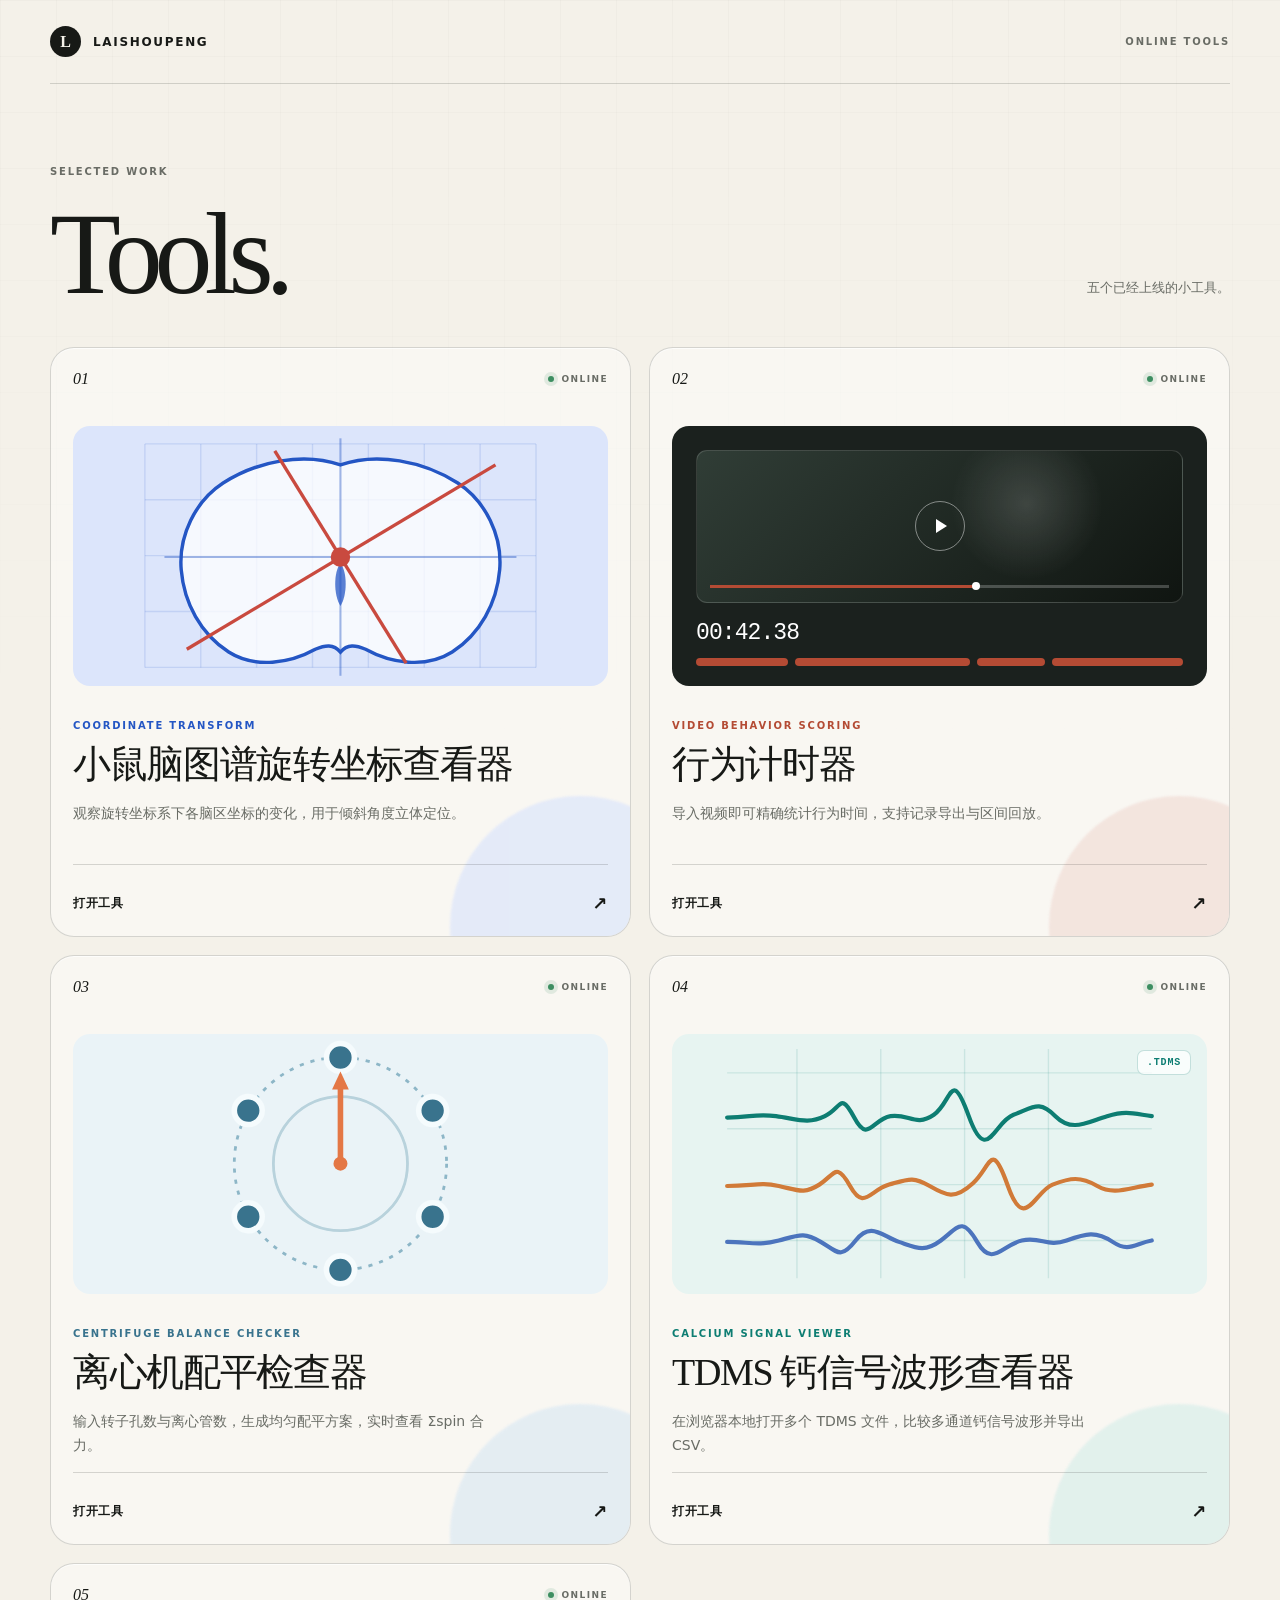
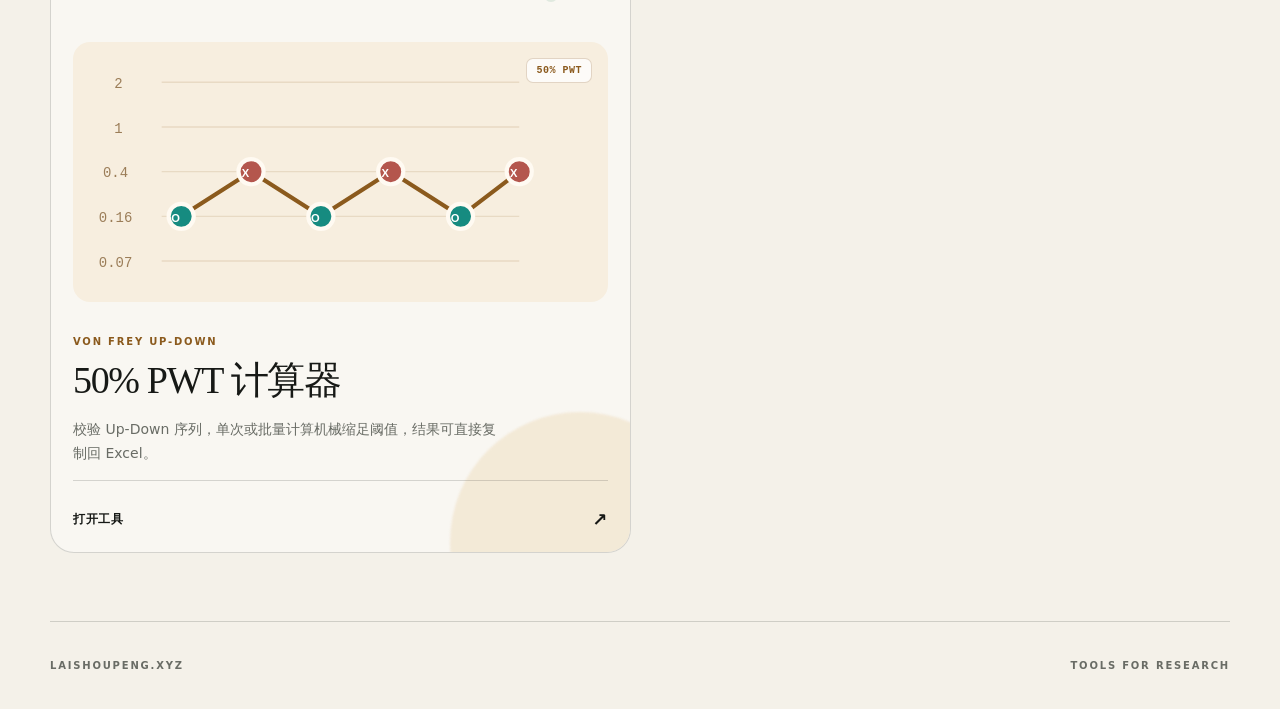
<file: index.html>
<!doctype html>
<html lang="zh-CN">
<head>
  <meta charset="UTF-8">
  <meta name="viewport" content="width=device-width, initial-scale=1.0">
  <meta name="theme-color" content="#f4f1e9">
  <meta name="robots" content="index, follow">
  <link rel="shortcut icon" href="/favicon.ico" type="image/x-icon">
  <link rel="icon" href="/favicon.ico" sizes="64x64" type="image/x-icon">
  <meta name="theme-color" content="#f4f1e9">
  <title>Laishoupeng 科研工具箱｜神经科学与生物实验在线工具</title>
  <meta name="description" content="面向神经科学与生物实验的在线科研工具箱，提供小鼠脑图谱、行为观察、离心机配平、TDMS 钙信号波形查看以及 von Frey 50% PWT 批量计算工具。">
  <meta name="keywords" content="科研工具箱,小鼠神经科学,小鼠脑图谱,立体定位,行为观察记录,离心机配平,TDMS查看器,钙信号波形,von Frey,50% PWT计算器">

  <link rel="canonical" href="https://tools.laishoupeng.xyz/">
  <meta property="og:type" content="website">
  <meta property="og:site_name" content="Laishoupeng 科研工具箱">
  <meta property="og:title" content="Laishoupeng 科研工具箱｜神经科学与生物实验在线工具">
  <meta property="og:description" content="脑图谱、行为观察、离心机配平、TDMS 波形查看和 von Frey 50% PWT 计算工具。">
  <meta property="og:url" content="https://tools.laishoupeng.xyz/">
  <link rel="icon" href="favicon.svg" type="image/svg+xml">
  <link rel="stylesheet" href="styles.css">
</head>
<body>
  <div class="page-grid" aria-hidden="true"></div>

  <header class="site-header">
    <a class="brand" href="/" aria-label="返回主页">
      <span class="brand-mark">L</span>
      <span>LAISHOUPENG</span>
    </a>
    <span class="site-label">ONLINE TOOLS</span>
  </header>

  <main>
    <section class="hero" aria-labelledby="page-title">
      <p class="eyebrow">SELECTED WORK</p>
      <h1 id="page-title">Tools.</h1>
      <p class="hero-note">五个已经上线的小工具。</p>
    </section>

    <section class="tools" aria-label="在线工具列表">
      <a class="tool-card atlas-card" href="https://atlas.laishoupeng.xyz/" target="_blank" rel="noopener noreferrer">
        <div class="card-topline">
          <span class="tool-index">01</span>
          <span class="live-status"><i></i> ONLINE</span>
        </div>

        <div class="tool-visual atlas-visual" aria-hidden="true">
          <svg viewBox="0 0 360 220" role="img">
            <g class="atlas-grid">
              <path d="M40 30V190M80 30V190M120 30V190M160 30V190M200 30V190M240 30V190M280 30V190M320 30V190"/>
              <path d="M40 30H320M40 70H320M40 110H320M40 150H320M40 190H320"/>
            </g>
            <g class="atlas-brain">
              <!-- Simplified coronal section: cortical mantle, corpus callosum, lateral ventricles and striatum. -->
              <path class="brain-outline" d="M180 45C154 36 121 42 96 58C76 71 64 96 66 120C68 144 80 166 100 179C119 191 144 187 162 177C169 174 175 173 180 179C185 173 191 174 198 177C216 187 241 191 260 179C280 166 292 144 294 120C296 96 284 71 264 58C239 42 206 36 180 45Z"/>
              <path class="brain-third-ventricle" d="M180 115C185 122 185 138 180 146C175 138 175 122 180 115Z"/>
            </g>
            <g class="atlas-axis">
              <path d="M180 26V196"/>
              <path d="M54 111H306"/>
              <circle cx="180" cy="111" r="5"/>
            </g>
            <g class="atlas-rotated">
              <path d="M133 35L227 187"/>
              <path d="M70 177L291 45"/>
              <circle cx="180" cy="111" r="7"/>
            </g>
          </svg>
        </div>

        <div class="card-content">
          <p class="tool-kicker">COORDINATE TRANSFORM</p>
          <h2>小鼠脑图谱旋转坐标查看器</h2>
          <p>观察旋转坐标系下各脑区坐标的变化，用于倾斜角度立体定位。</p>
        </div>

        <span class="tool-link">打开工具 <span aria-hidden="true">↗</span></span>
      </a>

      <a class="tool-card recorder-card" href="https://recorder.laishoupeng.xyz/" target="_blank" rel="noopener noreferrer">
        <div class="card-topline">
          <span class="tool-index">02</span>
          <span class="live-status"><i></i> ONLINE</span>
        </div>

        <div class="tool-visual recorder-visual" aria-hidden="true">
          <div class="video-frame">
            <span class="play-symbol"></span>
            <div class="video-timeline">
              <span></span>
              <i></i>
            </div>
          </div>
          <div class="time-readout">00:42.38</div>
          <div class="record-bars">
            <span style="--w: 19%"></span>
            <span style="--w: 36%"></span>
            <span style="--w: 14%"></span>
            <span style="--w: 27%"></span>
          </div>
        </div>

        <div class="card-content">
          <p class="tool-kicker">VIDEO BEHAVIOR SCORING</p>
          <h2>行为计时器</h2>
          <p>导入视频即可精确统计行为时间，支持记录导出与区间回放。</p>
        </div>

        <span class="tool-link">打开工具 <span aria-hidden="true">↗</span></span>
      </a>

      <a class="tool-card centrifuge-card" href="https://tools.laishoupeng.xyz/centrifuge-balance-checker" target="_blank" rel="noopener noreferrer">
        <div class="card-topline">
          <span class="tool-index">03</span>
          <span class="live-status"><i></i> ONLINE</span>
        </div>

        <div class="tool-visual centrifuge-visual" aria-hidden="true">
          <svg viewBox="0 0 360 220" role="img">
            <circle class="centrifuge-ring" cx="180" cy="110" r="76" />
            <circle class="centrifuge-ring inner" cx="180" cy="110" r="48" />
            <g class="centrifuge-tubes">
              <circle cx="180" cy="34" r="10" /><circle cx="246" cy="72" r="10" />
              <circle cx="246" cy="148" r="10" /><circle cx="180" cy="186" r="10" />
              <circle cx="114" cy="148" r="10" /><circle cx="114" cy="72" r="10" />
            </g>
            <path class="centrifuge-vector" d="M180 110L180 54" />
            <path class="centrifuge-vector arrow" d="M180 44L174 57H186Z" />
            <circle class="centrifuge-center" cx="180" cy="110" r="5" />
          </svg>
        </div>

        <div class="card-content">
          <p class="tool-kicker">CENTRIFUGE BALANCE CHECKER</p>
          <h2>离心机配平检查器</h2>
          <p>输入转子孔数与离心管数，生成均匀配平方案，实时查看 Σspin 合力。</p>
        </div>

        <span class="tool-link">打开工具 <span aria-hidden="true">↗</span></span>
      </a>

      <a class="tool-card tdms-card" href="/tdms-viewer/">
        <div class="card-topline">
          <span class="tool-index">04</span>
          <span class="live-status"><i></i> ONLINE</span>
        </div>

        <div class="tool-visual tdms-visual" aria-hidden="true">
          <svg viewBox="0 0 360 220" role="img">
            <g class="tdms-grid">
              <path d="M28 45H332M28 85H332M28 125H332M28 165H332" />
              <path d="M78 28V192M138 28V192M198 28V192M258 28V192" />
            </g>
            <g class="tdms-signals">
              <path class="signal-one" d="M28 77C45 77 48 74 63 76S86 82 98 76S109 58 119 77S132 78 145 76S163 84 176 75S188 40 201 76S219 80 233 75S251 64 263 76S286 80 300 76S318 74 332 76" />
              <path class="signal-two" d="M28 126C47 126 51 123 65 126S83 132 94 125S106 108 116 126S130 129 144 125S161 119 173 126S191 136 204 124S217 92 229 126S248 130 261 125S281 119 293 126S316 127 332 125" />
              <path class="signal-three" d="M28 166C44 166 50 169 65 165S83 159 95 166S109 179 120 165S139 162 151 166S169 174 181 165S196 147 207 166S225 168 239 165S257 170 271 165S292 158 304 166S320 167 332 165" />
            </g>
          </svg>
          <span class="tdms-file-chip">.TDMS</span>
        </div>

        <div class="card-content">
          <p class="tool-kicker">CALCIUM SIGNAL VIEWER</p>
          <h2>TDMS 钙信号波形查看器</h2>
          <p>在浏览器本地打开多个 TDMS 文件，比较多通道钙信号波形并导出 CSV。</p>
        </div>

        <span class="tool-link">打开工具 <span aria-hidden="true">↗</span></span>
      </a>

      <a class="tool-card pwt-card" href="/von-frey-pwt-calculator/">
        <div class="card-topline">
          <span class="tool-index">05</span>
          <span class="live-status"><i></i> ONLINE</span>
        </div>

        <div class="tool-visual pwt-visual" aria-hidden="true">
          <svg viewBox="0 0 360 220" role="img">
            <g class="pwt-levels">
              <path d="M52 46H308M52 78H308M52 110H308M52 142H308M52 174H308" />
              <text x="18" y="50">2</text><text x="18" y="82">1</text><text x="10" y="114">0.4</text><text x="7" y="146">0.16</text><text x="7" y="178">0.07</text>
            </g>
            <path class="pwt-path" d="M66 142L116 110L166 142L216 110L266 142L308 110" />
            <g class="pwt-points">
              <circle class="point-o" cx="66" cy="142" r="9"/><circle class="point-x" cx="116" cy="110" r="9"/>
              <circle class="point-o" cx="166" cy="142" r="9"/><circle class="point-x" cx="216" cy="110" r="9"/>
              <circle class="point-o" cx="266" cy="142" r="9"/><circle class="point-x" cx="308" cy="110" r="9"/>
              <text x="62" y="146">O</text><text x="112" y="114">X</text><text x="162" y="146">O</text><text x="212" y="114">X</text><text x="262" y="146">O</text><text x="304" y="114">X</text>
            </g>
          </svg>
          <span class="pwt-result-chip">50% PWT</span>
        </div>

        <div class="card-content">
          <p class="tool-kicker">VON FREY UP-DOWN</p>
          <h2>50% PWT 计算器</h2>
          <p>校验 Up-Down 序列，单次或批量计算机械缩足阈值，结果可直接复制回 Excel。</p>
        </div>

        <span class="tool-link">打开工具 <span aria-hidden="true">↗</span></span>
      </a>
    </section>
  </main>

  <footer>
    <span>LAISHOUPENG.XYZ</span>
    <span>TOOLS FOR RESEARCH</span>
  </footer>
</body>
</html>
</file>
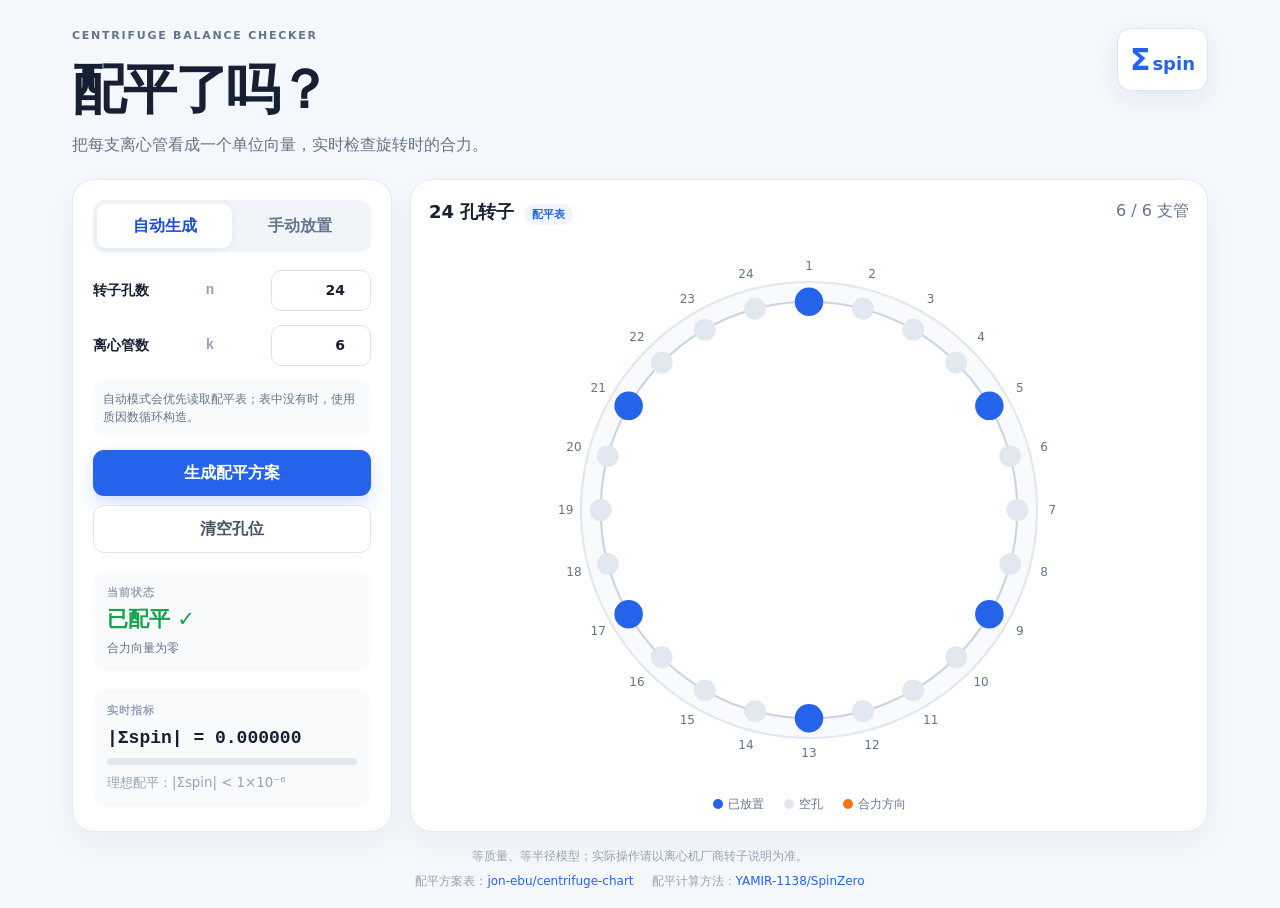
<file: centrifuge-balance-checker/index.html>
<!doctype html>
<html lang="zh-CN">
<head>
  <meta charset="utf-8" />
  <meta name="viewport" content="width=device-width, initial-scale=1" />
  <title>配平了吗？| 离心机配平助手</title>
  <link rel="stylesheet" href="peiping.css" />
</head>
<body>
  <main class="app-shell">
    <header class="topbar">
      <div>
        <div class="eyebrow">CENTRIFUGE BALANCE CHECKER</div>
        <h1>配平了吗？</h1>
        <p class="subtitle">把每支离心管看成一个单位向量，实时检查旋转时的合力。</p>
      </div>
      <div class="sigma-mark">Σ<span>spin</span></div>
    </header>

    <section class="workspace">
      <aside class="panel controls-panel">
        <div class="mode-tabs" role="tablist">
          <button class="tab active" data-mode="auto">自动生成</button>
          <button class="tab" data-mode="manual">手动放置</button>
        </div>

        <label>转子孔数 <span>n</span><input id="nInput" type="number" min="2" max="96" value="24" /></label>
        <label>离心管数 <span>k</span><input id="kInput" type="number" min="0" max="24" value="6" /></label>
        <p class="hint" id="modeHint">自动模式会优先读取配平表；表中没有时，使用质因数循环构造。</p>
        <button class="primary" id="runButton">生成配平方案</button>
        <button class="ghost" id="clearButton">清空孔位</button>

        <div class="status-card">
          <div class="status-label">当前状态</div>
          <div class="status-value" id="statusValue">等待输入</div>
          <div class="status-meta" id="statusMeta">—</div>
        </div>

        <div class="formula-card">
          <div class="status-label">实时指标</div>
          <div class="spin-value" id="spinValue">|Σspin| = 0.000000</div>
          <div class="bar"><i id="spinBar"></i></div>
          <small>理想配平：|Σspin| &lt; 1×10⁻⁶</small>
        </div>
      </aside>

      <section class="panel rotor-panel">
        <div class="rotor-head"><div><strong id="rotorTitle">24 孔转子</strong><span id="sourceBadge" class="badge">—</span></div><span id="tubeCountLabel">0 / 6 支管</span></div>
        <svg id="rotor" viewBox="0 0 520 520" aria-label="离心机转子"></svg>
        <div class="legend"><span><i class="dot tube"></i>已放置</span><span><i class="dot empty"></i>空孔</span><span><i class="dot center"></i>合力方向</span></div>
      </section>
    </section>
    <footer>
      <div>等质量、等半径模型；实际操作请以离心机厂商转子说明为准。</div>
      <div class="source-links">
        <span>配平方案表：<a href="https://jon-ebu.github.io/centrifuge-chart/" target="_blank" rel="noopener noreferrer">jon-ebu/centrifuge-chart</a></span>
        <span>配平计算方法：<a href="https://yamir-1138.github.io/SpinZero/" target="_blank" rel="noopener noreferrer">YAMIR-1138/SpinZero</a></span>
      </div>
    </footer>
  </main>
  <script src="peiping.js"></script>
</body>
</html>
</file>
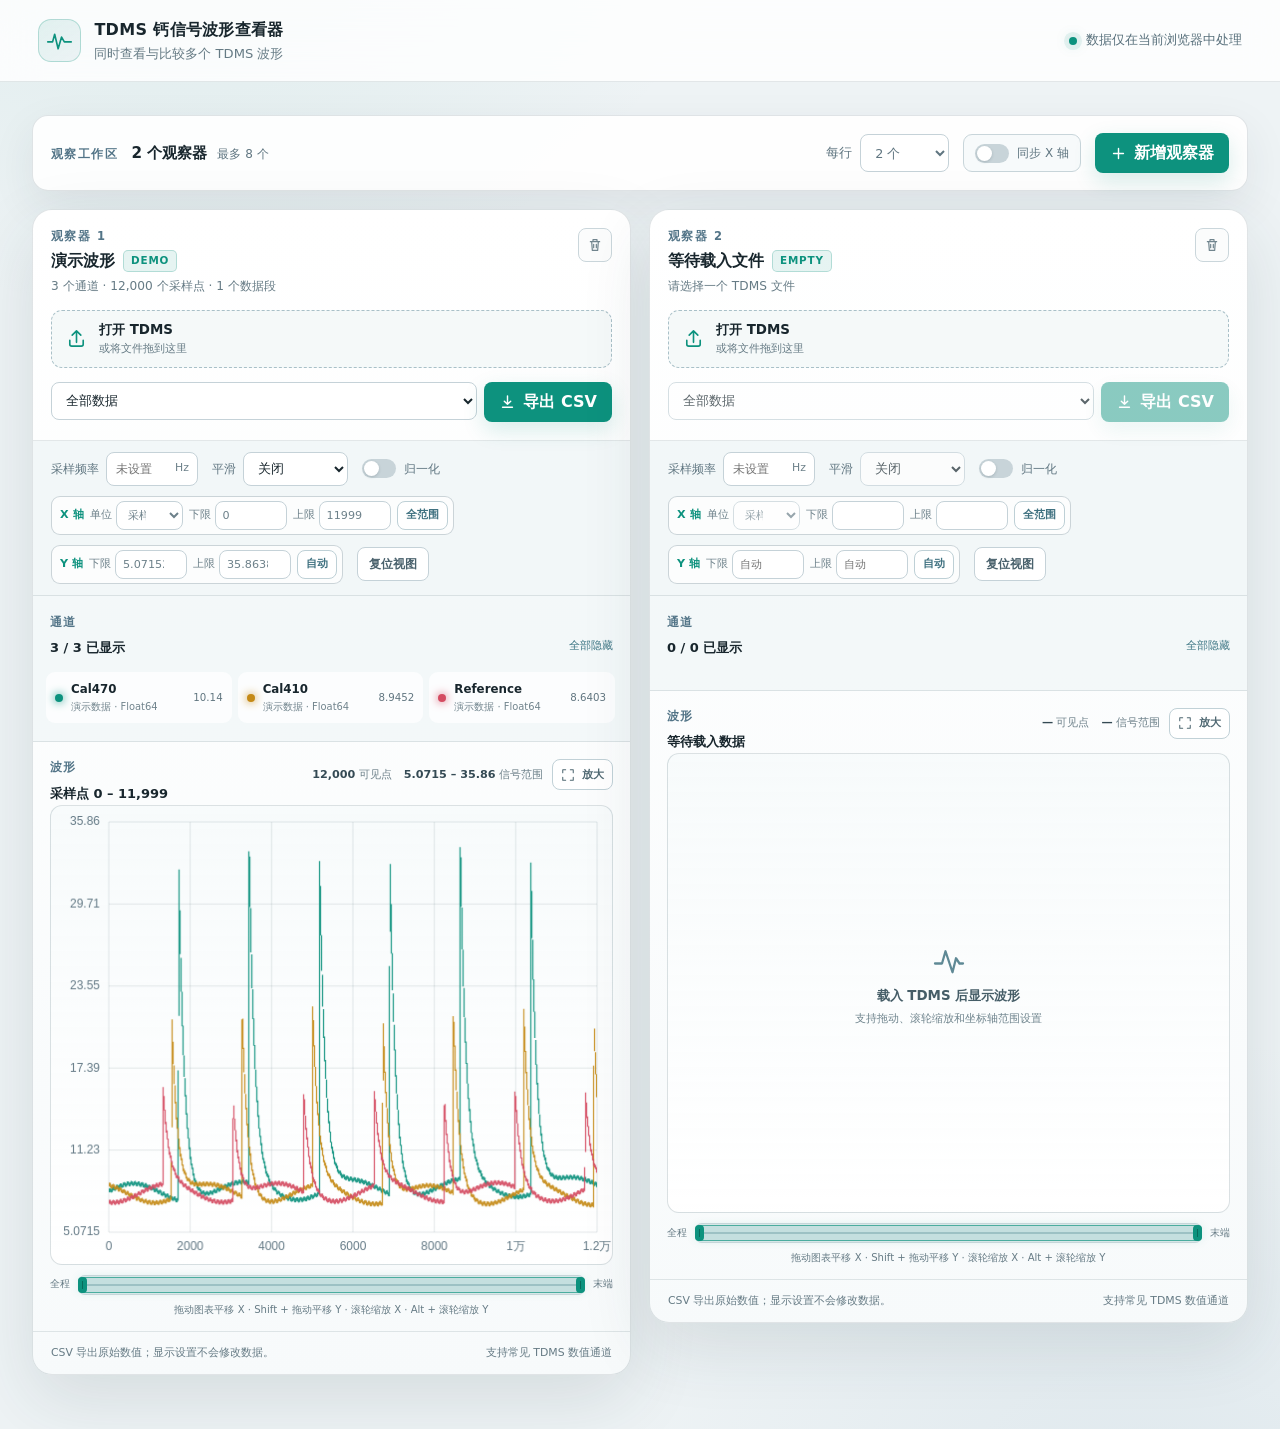
<file: tdms-viewer/index.html>
<!doctype html>
<html lang="zh-CN">
<head>
  <meta charset="UTF-8" />
  <meta name="viewport" content="width=device-width, initial-scale=1.0" />
  <title>TDMS 钙信号波形查看器｜在线查看与导出 CSV</title>
  <meta name="description" content="免费的在线 TDMS 钙信号波形查看器。无需安装软件，可在浏览器本地打开多个 TDMS 文件、比较多通道波形、缩放查看数据并导出 CSV；实验数据不会上传。" />
  <meta name="keywords" content="TDMS查看器,TDMS viewer,钙信号,钙成像,光纤记录,波形查看器,TDMS转CSV,TDMS导出CSV,神经科学工具" />
  <meta name="author" content="Laishoupeng" />
  <meta name="application-name" content="TDMS 钙信号波形查看器" />
  <meta name="robots" content="index, follow, max-image-preview:large" />
  <meta name="theme-color" content="#f4f7f9" />
  <link rel="canonical" href="https://tools.laishoupeng.xyz/tdms-viewer/" />

  <meta property="og:type" content="website" />
  <meta property="og:locale" content="zh_CN" />
  <meta property="og:site_name" content="Laishoupeng 科研工具箱" />
  <meta property="og:title" content="TDMS 钙信号波形查看器" />
  <meta property="og:description" content="在浏览器本地查看多个 TDMS 钙信号波形，比较多通道数据并导出 CSV。无需上传文件。" />
  <meta property="og:url" content="https://tools.laishoupeng.xyz/tdms-viewer/" />
  <meta name="twitter:card" content="summary" />
  <meta name="twitter:title" content="TDMS 钙信号波形查看器" />
  <meta name="twitter:description" content="浏览器本地打开 TDMS、查看钙信号波形并导出 CSV。" />

  <link rel="icon" type="image/svg+xml" href="data:image/svg+xml,%3Csvg xmlns='http://www.w3.org/2000/svg' viewBox='0 0 64 64'%3E%3Crect x='2' y='2' width='60' height='60' rx='14' fill='%23f7fafb' stroke='%23c7d7dd' stroke-width='4'/%3E%3Cpath d='M7 35h11l5-16 8 30 7-24 5 10h14' fill='none' stroke='%230d927e' stroke-width='5' stroke-linecap='round' stroke-linejoin='round'/%3E%3C/svg%3E" />
  <link rel="stylesheet" href="./styles.css" />
  <script type="application/ld+json">
    {
      "@context": "https://schema.org",
      "@type": "WebApplication",
      "name": "TDMS 钙信号波形查看器",
      "url": "https://tools.laishoupeng.xyz/tdms-viewer/",
      "description": "在浏览器本地打开多个 TDMS 文件、查看钙信号多通道波形并导出 CSV。",
      "applicationCategory": "ScienceApplication",
      "operatingSystem": "Any",
      "browserRequirements": "Requires a modern web browser with JavaScript enabled",
      "isAccessibleForFree": true,
      "inLanguage": "zh-CN",
      "featureList": ["本地解析 TDMS 文件", "多通道钙信号波形显示", "多文件对比", "CSV 导出"]
    }
  </script>
</head>
<body>
  <header class="topbar">
    <div class="brand">
      <span class="brand-mark" aria-hidden="true">
        <svg viewBox="0 0 42 42"><path d="M4 23h7l3-11 5 21 5-17 4 7h10" /></svg>
      </span>
      <div>
        <h1>TDMS 钙信号波形查看器</h1>
        <p>同时查看与比较多个 TDMS 波形</p>
      </div>
    </div>
    <div class="privacy-note"><span></span>数据仅在当前浏览器中处理</div>
  </header>

  <main class="app-shell">
    <section class="workspace-toolbar" aria-label="观察器布局设置">
      <div class="workspace-summary">
        <span class="eyebrow">观察工作区</span>
        <strong id="viewerSummary">2 个观察器</strong>
        <span id="viewerLimit">最多 8 个</span>
      </div>
      <div class="toolbar-actions">
        <label class="toolbar-field">
          <span>每行</span>
          <select id="columnSelect" aria-label="每行观察器数量">
            <option value="1">1 个</option>
            <option value="2" selected>2 个</option>
            <option value="3">3 个</option>
          </select>
        </label>
        <label class="toggle-field sync-toggle">
          <input id="syncXToggle" type="checkbox" />
          <span class="toggle-track"><span></span></span>
          <span>同步 X 轴</span>
        </label>
        <button id="addViewer" class="primary-button" type="button">
          <svg viewBox="0 0 24 24" aria-hidden="true"><path d="M12 5v14M5 12h14" /></svg>
          新增观察器
        </button>
      </div>
    </section>

    <section id="observerGrid" class="workspace-grid cols-2" aria-label="TDMS 波形观察器列表"></section>
  </main>

  <template id="observerTemplate">
    <article class="workspace-card">
      <div class="file-row">
        <div class="file-identity">
          <div class="eyebrow viewer-index">观察器</div>
          <div class="file-title-line">
            <h2 class="file-name">等待载入文件</h2>
            <span class="file-badge badge">EMPTY</span>
          </div>
          <div class="file-meta">请选择一个 TDMS 文件</div>
        </div>

        <div class="card-head-actions">
          <button class="icon-button remove-viewer" type="button" aria-label="删除这个观察器" title="删除观察器">
            <svg viewBox="0 0 24 24" aria-hidden="true"><path d="M5 7h14M9 7V4h6v3m-8 0 1 13h8l1-13M10 11v5m4-5v5" /></svg>
          </button>
        </div>

        <div class="drop-zone" tabindex="0" role="button" aria-label="选择或拖入 TDMS 文件">
          <input class="file-input" type="file" accept=".tdms" hidden />
          <svg viewBox="0 0 24 24" aria-hidden="true"><path d="M12 16V4m0 0L7.5 8.5M12 4l4.5 4.5M5 14v4a2 2 0 0 0 2 2h10a2 2 0 0 0 2-2v-4" /></svg>
          <div><strong>打开 TDMS</strong><span>或将文件拖到这里</span></div>
        </div>

        <div class="export-cluster">
          <select class="export-scope" aria-label="CSV 导出范围">
            <option value="full">全部数据</option>
            <option value="visible">当前视窗</option>
          </select>
          <button class="primary-button export-button" type="button">
            <svg viewBox="0 0 24 24" aria-hidden="true"><path d="M12 4v12m0 0 4.5-4.5M12 16l-4.5-4.5M5 20h14" /></svg>
            导出 CSV
          </button>
        </div>
      </div>

      <div class="status-bar" hidden>
        <div class="spinner" aria-hidden="true"></div>
        <div><strong class="status-title">正在读取文件</strong><span class="status-text">解析通道与采样信息…</span></div>
      </div>

      <div class="control-strip" aria-label="波形显示设置">
        <label class="field compact-field">
          <span>采样频率</span>
          <div class="unit-input"><input class="sample-rate" inputmode="decimal" type="number" min="0" step="any" placeholder="未设置" /><span>Hz</span></div>
        </label>
        <label class="field">
          <span>平滑</span>
          <select class="smooth-select">
            <option value="1">关闭</option>
            <option value="5">5 点</option>
            <option value="20">20 点</option>
            <option value="100">100 点</option>
          </select>
        </label>
        <label class="toggle-field normalize-field">
          <input class="normalize-toggle" type="checkbox" />
          <span class="toggle-track"><span></span></span>
          <span>归一化</span>
        </label>

        <div class="axis-control x-axis-control">
          <span class="axis-label">X 轴</span>
          <label class="axis-unit-field"><span>单位</span><select class="x-unit-select" aria-label="X 轴显示单位">
            <option value="samples">采样点</option>
            <option value="seconds">秒</option>
          </select></label>
          <label><span>下限</span><input class="x-min" type="number" min="0" step="1" /></label>
          <label><span>上限</span><input class="x-max" type="number" min="1" step="1" /></label>
          <button class="mini-button auto-x" type="button">全范围</button>
        </div>

        <div class="axis-control y-axis-control">
          <span class="axis-label">Y 轴</span>
          <label><span>下限</span><input class="y-min" type="number" step="any" placeholder="自动" /></label>
          <label><span>上限</span><input class="y-max" type="number" step="any" placeholder="自动" /></label>
          <button class="mini-button auto-y" type="button">自动</button>
        </div>

        <button class="ghost-button reset-view" type="button">复位视图</button>
      </div>

      <div class="visual-grid">
        <aside class="channel-panel">
          <div class="panel-heading">
            <div>
              <span class="eyebrow">通道</span>
              <strong class="channel-count">0 / 0 已显示</strong>
            </div>
            <button class="text-button toggle-all" type="button">全部隐藏</button>
          </div>
          <div class="channel-list"></div>
        </aside>

        <section class="chart-panel" aria-label="钙信号波形图">
          <div class="chart-header">
            <div>
              <span class="eyebrow">波形</span>
              <strong class="view-label">等待载入数据</strong>
            </div>
            <div class="chart-header-actions">
              <div class="chart-metrics">
                <span><b class="visible-points">—</b> 可见点</span>
                <span><b class="visible-range">—</b> 信号范围</span>
              </div>
              <button class="expand-button" type="button" aria-pressed="false" aria-label="放大图表">
                <svg viewBox="0 0 24 24" aria-hidden="true"><path d="M8 3H3v5M16 3h5v5M8 21H3v-5m13 5h5v-5" /></svg>
                <span>放大</span>
              </button>
            </div>
          </div>
          <div class="chart-wrap">
            <canvas class="chart-canvas" aria-label="可缩放的多通道波形图"></canvas>
            <div class="empty-chart">
              <svg viewBox="0 0 24 24" aria-hidden="true"><path d="M4 14h4l2-7 4 12 2-8 2 3h2" /></svg>
              <strong>载入 TDMS 后显示波形</strong>
              <span>支持拖动、滚轮缩放和坐标轴范围设置</span>
            </div>
            <div class="chart-tooltip" hidden></div>
          </div>
          <div class="range-shell">
            <span class="range-caption">全程</span>
            <div class="range-rail" aria-label="波形范围导航">
              <div class="range-window" tabindex="0" role="slider" aria-label="拖动当前可见范围">
                <span class="range-handle range-handle-left" data-range-action="left" tabindex="0" role="slider" aria-label="调整范围左边界"></span>
                <span class="range-grip" data-range-action="move"></span>
                <span class="range-handle range-handle-right" data-range-action="right" tabindex="0" role="slider" aria-label="调整范围右边界"></span>
              </div>
            </div>
            <span class="range-caption">末端</span>
          </div>
          <div class="interaction-help">拖动图表平移 X · Shift + 拖动平移 Y · 滚轮缩放 X · Alt + 滚轮缩放 Y</div>
        </section>
      </div>

      <footer class="bottom-note">
        <span>CSV 导出原始数值；显示设置不会修改数据。</span>
        <span class="format-note">支持常见 TDMS 数值通道</span>
      </footer>
    </article>
  </template>

  <div id="toast" class="toast" role="status" aria-live="polite"></div>

  <script src="./tdms-parser.js"></script>
  <script src="./app.js"></script>
</body>
</html>
</file>
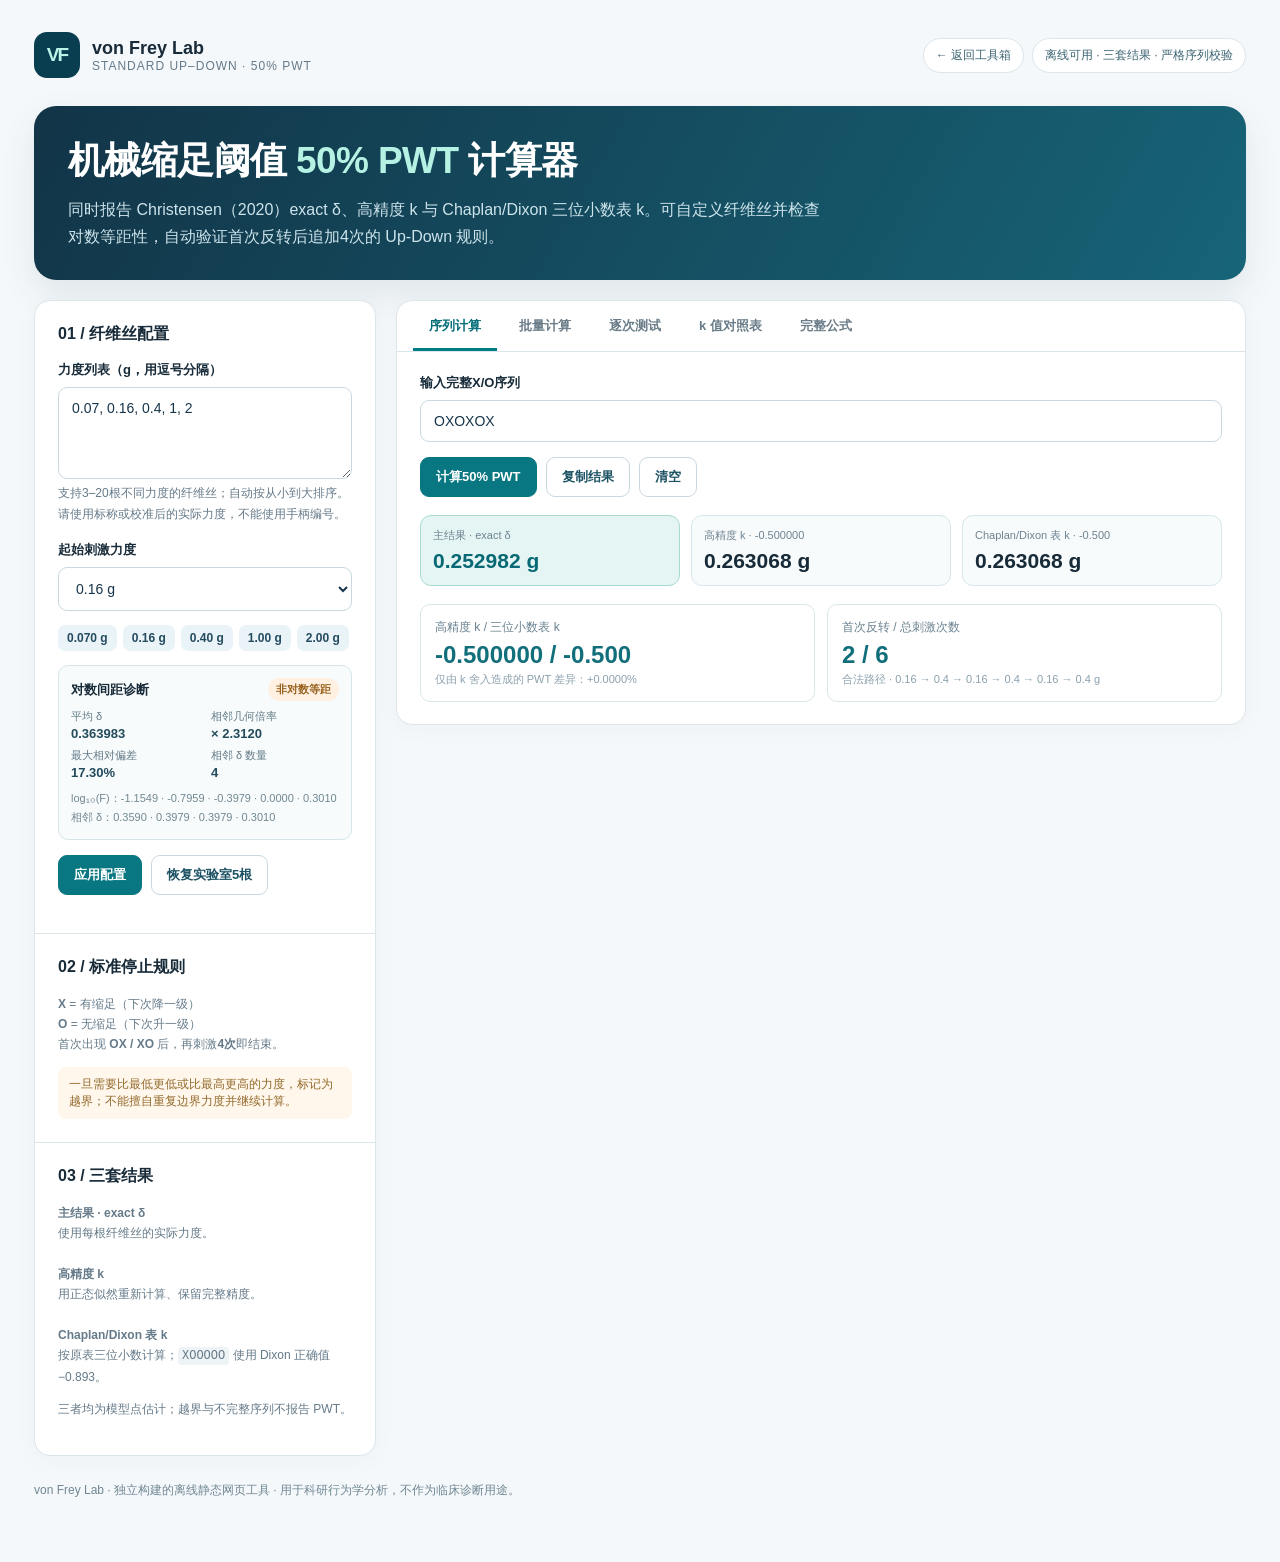
<file: von-frey-pwt-calculator/index.html>
<!doctype html>
<html lang="zh-CN">
<head>
<meta charset="utf-8" />
<meta name="viewport" content="width=device-width, initial-scale=1" />
<meta name="color-scheme" content="light" />
<title>50% PWT 计算器｜Chaplan k 值表与完整公式</title>
<meta name="description" content="免费的在线 von Frey 50% PWT 计算器，支持 Christensen exact δ、高精度 k、Chaplan/Dixon 原表 k 对照、完整公式、对数等距诊断及 Excel 批量计算。所有数据仅在浏览器本地处理。" />
<meta name="keywords" content="50% PWT计算器,von Frey,Up-Down法,Chaplan k值表,Dixon 1980,机械缩足阈值,Christensen exact delta,对数等距,批量计算,Excel" />
<meta name="author" content="Laishoupeng" />
<meta name="application-name" content="von Frey 50% PWT 计算器" />
<meta name="robots" content="index, follow, max-image-preview:large" />
<meta name="theme-color" content="#f5f8fb" />
<link rel="canonical" href="https://tools.laishoupeng.xyz/von-frey-pwt-calculator/" />
<meta property="og:type" content="website" />
<meta property="og:locale" content="zh_CN" />
<meta property="og:site_name" content="Laishoupeng 科研工具箱" />
<meta property="og:title" content="von Frey 50% PWT 计算器" />
<meta property="og:description" content="验证 Up-Down 序列，对照 Chaplan/Dixon 原表与高精度 k，单次或批量计算 50% PWT。" />
<meta property="og:url" content="https://tools.laishoupeng.xyz/von-frey-pwt-calculator/" />
<meta name="twitter:card" content="summary" />
<meta name="twitter:title" content="von Frey 50% PWT 计算器" />
<meta name="twitter:description" content="含 Chaplan/Dixon k 值对照、完整公式、等距诊断与 Excel 批量计算。" />
<link rel="icon" type="image/svg+xml" href="data:image/svg+xml,%3Csvg xmlns='http://www.w3.org/2000/svg' viewBox='0 0 64 64'%3E%3Crect x='2' y='2' width='60' height='60' rx='14' fill='%23083e50'/%3E%3Cpath d='M10 43l10-12 9 7 11-20 14 8' fill='none' stroke='%23baf4e8' stroke-width='5' stroke-linecap='round' stroke-linejoin='round'/%3E%3Ccircle cx='40' cy='18' r='4' fill='%23f0b35c'/%3E%3C/svg%3E" />
<script type="application/ld+json">
{"@context":"https://schema.org","@type":"WebApplication","name":"von Frey 50% PWT 计算器","url":"https://tools.laishoupeng.xyz/von-frey-pwt-calculator/","description":"使用 Up-Down 序列计算机械缩足阈值 50% PWT，并对照 Christensen exact δ、高精度 k 与 Chaplan/Dixon 表 k。","applicationCategory":"ScienceApplication","operatingSystem":"Any","browserRequirements":"Requires a modern web browser with JavaScript enabled","isAccessibleForFree":true,"inLanguage":"zh-CN","featureList":["Up-Down 序列校验","Christensen exact δ 计算","Chaplan/Dixon k 值表对照","高精度 k 计算","纤维丝对数等距诊断","Excel 单列批量计算","完整公式"]}
</script>
<style>
:root{font-family:Inter,"Segoe UI","PingFang SC","Microsoft YaHei",Arial,sans-serif;color:#182b39;background:#f5f8fb;--navy:#123147;--muted:#657a89;--aqua:#007e87;--aqualite:#e4f5f4;--line:#dce5ea;--orange:#a46b20;--red:#ac424a}
*{box-sizing:border-box}body{margin:0}.shell{max-width:1260px;margin:auto;padding:32px 24px 64px}.mast{display:flex;align-items:center;justify-content:space-between;gap:16px;margin-bottom:28px}.brand{display:flex;gap:12px;align-items:center}.mark{width:46px;height:46px;background:#083e50;color:#baf4e8;border-radius:13px;display:grid;place-items:center;font-weight:900;letter-spacing:-2px;font-size:19px}.brand small{display:block;color:var(--muted);font-size:12px;letter-spacing:1px}.brand b{font-size:18px}.tag{font-size:12px;background:white;color:#3c6472;border:1px solid var(--line);border-radius:99px;padding:8px 12px}.hero{background:linear-gradient(120deg,#123447,#176478);color:white;padding:30px 34px;border-radius:22px;box-shadow:0 14px 35px #173a4b19;margin-bottom:20px}.hero p{color:#cde4eb;margin:10px 0 0;line-height:1.7;max-width:760px}.hero h1{font-size:clamp(26px,3vw,37px);margin:0;font-weight:750;letter-spacing:-.6px}.hero em{font-style:normal;color:#b6f2e3}.layout{display:grid;grid-template-columns:342px minmax(0,1fr);gap:20px;align-items:start}.pane{background:white;border:1px solid var(--line);border-radius:16px;box-shadow:0 4px 24px #12304408;overflow:hidden}.pane section{padding:23px}.pane section+section{border-top:1px solid var(--line)}h2{font-size:16px;margin:0 0 16px}h3{font-size:14px;margin:0 0 10px}p,li{line-height:1.7}.hint{font-size:12px;color:var(--muted);line-height:1.7}.field{display:block;font-weight:650;font-size:13px;margin-bottom:8px}.control{width:100%;border:1px solid #c9d9df;border-radius:9px;padding:12px 13px;background:white;color:#17354a;font:inherit;font-size:14px}.control:focus{outline:2px solid #5dc6c3;outline-offset:1px}input,select,textarea{font:inherit}textarea{resize:vertical;min-height:92px}.gap{margin-top:17px}.pills{display:flex;gap:6px;flex-wrap:wrap;margin:14px 0 0}.pill{background:#eaf3f7;color:#244b60;border-radius:7px;padding:6px 9px;font-size:12px;font-weight:650}.metrics{display:grid;grid-template-columns:repeat(3,1fr);gap:11px;margin:18px 0}.metric{border:1px solid #d8e6eb;border-radius:11px;padding:12px;background:#f8fbfc}.metric label{color:#6e8391;font-size:11px;display:block;margin-bottom:6px}.metric b{font-size:21px;white-space:nowrap}.metric.feature{background:var(--aqualite);border-color:#a8dacf}.metric.feature b{color:#086975}.tabs{display:flex;gap:6px;border-bottom:1px solid var(--line);padding:0 16px;overflow:auto}.tab{border:0;background:none;border-bottom:3px solid transparent;padding:16px 16px 13px;cursor:pointer;white-space:nowrap;color:#697c88;font-weight:650;font-size:13px}.tab[aria-selected=true]{border-bottom-color:var(--aqua);color:#046d78}.view{padding:22px 23px}.view[hidden]{display:none}.actions{display:flex;align-items:center;gap:9px;flex-wrap:wrap;margin:15px 0}.btn{padding:10px 15px;border-radius:9px;border:1px solid #c8d8df;background:white;color:#1c5263;font-weight:650;cursor:pointer;font-size:13px}.btn.primary{color:white;background:#087781;border-color:#087781}.btn:disabled{opacity:.45;cursor:not-allowed}.btn:hover:not(:disabled){filter:brightness(.96)}.btn.red{color:#9d4a4e}.result{padding:15px 18px;background:#f0f8f9;border:1px solid #c5e2e6;border-radius:12px;margin-top:12px}.result.warning{background:#fff8ed;border-color:#f5d9a8}.result.error{background:#fff0f0;border-color:#f5c0c1}.result strong{display:block;font-size:16px;margin-bottom:4px}.result p{margin:4px 0;color:#456470;font-size:13px}.result.warning p{color:#8e681f}.result.error p{color:#8b4547}.two{display:grid;grid-template-columns:repeat(2,minmax(0,1fr));gap:12px}.kpi{border-radius:10px;border:1px solid #d8e7ea;padding:14px}.kpi span{display:block;color:#69818f;font-size:12px}.kpi strong{display:block;font-size:24px;margin-top:5px;color:#116f7b}.kpi small{display:block;font-size:11px;color:#8ba0ad;margin-top:3px}.stepper{display:flex;align-items:center;gap:11px;flex-wrap:wrap;padding:16px;background:#f5f9fa;border:1px solid var(--line);border-radius:12px}.stepper strong{font-size:27px;color:#074e67}.chip{background:#e8f3f6;border-radius:8px;padding:8px 10px;font-weight:650;font-size:13px}.chip.X{background:#fce8e7;color:#9b3540}.chip.O{background:#e3f3f0;color:#02746f}.step-track{display:flex;gap:7px;flex-wrap:wrap;margin:14px 0}.step-card{border:1px solid var(--line);border-radius:10px;padding:9px 12px;min-width:74px;text-align:center}.step-card b{display:block;font-size:18px;margin:3px 0}.step-card small{font-size:11px;color:var(--muted)}.step-card.X b{color:#b04b4d}.step-card.O b{color:#087c7e}.scroll{overflow:auto;max-height:430px;border:1px solid var(--line);border-radius:10px}.tbl{width:100%;border-collapse:collapse;font-size:12px;white-space:nowrap}.tbl th{background:#f0f6f8;color:#3b5967;text-align:left;font-size:12px;position:sticky;top:0;z-index:1}.tbl th,.tbl td{padding:10px 12px;border-bottom:1px solid #e4ebef}.tbl tr:hover td{background:#f8fbfc}.tablebar{display:flex;gap:8px;flex-wrap:wrap;justify-content:space-between;align-items:center;margin-bottom:12px}.tablebar input{max-width:230px}.note{padding:13px;border-left:3px solid #248e91;background:#eef7f8;border-radius:0 7px 7px 0;color:#365969;font-size:13px}.muted{color:var(--muted)}code{font-family:Consolas,monospace;background:#eef3f5;border-radius:4px;padding:2px 4px}a{color:#087984}.footer{margin:26px 0 0;color:#6f8792;font-size:12px}.badge{display:inline-block;background:#e6f5ef;color:#087a62;border-radius:6px;padding:4px 8px;font-size:11px}.formula{font-family:Cambria,Georgia,serif;font-size:17px}.small-value{font-size:11px;color:#718b95}.custom-note{margin-top:12px;padding:9px 11px;background:#fff7eb;border-radius:8px;color:#946a2d;font-size:12px}
@media(max-width:880px){.layout{grid-template-columns:1fr}.metrics{grid-template-columns:repeat(3,1fr)}.mast{flex-wrap:wrap}}@media(max-width:550px){.shell{padding:14px 12px 32px}.hero{padding:22px}.metrics{grid-template-columns:1fr}.two{grid-template-columns:1fr}.view{padding:16px}.pane section{padding:18px}}
/* Batch workflow and responsive refinements */
html{overflow-x:hidden}body{background:#f5f8fb}.pane{min-width:0}.mast-actions{display:flex;align-items:center;justify-content:flex-end;gap:8px;flex-wrap:wrap}.home-link{font-size:12px;background:white;color:#3c6472;border:1px solid var(--line);border-radius:99px;padding:8px 12px;text-decoration:none}.home-link:hover{border-color:#8bbdc2;color:#06727a}.tabs{scrollbar-width:thin}.batch-input{min-height:210px;line-height:1.65;font-family:"SFMono-Regular",Consolas,"Liberation Mono",monospace}.batch-summary{display:grid;grid-template-columns:repeat(3,minmax(0,1fr));gap:10px;margin:16px 0}.batch-stat{padding:12px 14px;border:1px solid #d7e5e9;border-radius:10px;background:#f8fbfc}.batch-stat span{display:block;color:#6d838f;font-size:11px}.batch-stat b{display:block;margin-top:3px;font-size:21px;color:#164d5c}.batch-stat.ok b{color:#08796f}.batch-stat.bad b{color:#a04950}.batch-status{display:inline-flex;align-items:center;border-radius:99px;padding:4px 8px;font-size:11px;font-weight:700}.batch-status.ok{color:#08745f;background:#e5f5ef}.batch-status.bad{color:#9b4048;background:#fcebec}.batch-status.blank{color:#71828a;background:#edf2f4}.batch-help{display:flex;align-items:flex-start;gap:8px;padding:11px 12px;margin-bottom:14px;border-radius:9px;background:#eef7f8;color:#436571;font-size:12px;line-height:1.6}.copy-feedback{margin:10px 0 0;font-size:12px;color:#08745f}.copy-feedback.error{color:#a04950}
@media(max-width:880px){.layout{display:flex;flex-direction:column}.layout main{order:1;width:100%}.layout aside{order:2;width:100%}}
.spacing-diagnostics{margin-top:14px;border:1px solid #d6e5e9;border-radius:10px;padding:12px;background:#f8fbfc}.spacing-head{display:flex;align-items:center;justify-content:space-between;gap:8px;margin-bottom:8px}.spacing-head strong{font-size:13px}.spacing-status{border-radius:99px;padding:4px 8px;font-size:11px;font-weight:750}.spacing-status.exact,.spacing-status.near{background:#e3f4ee;color:#08735e}.spacing-status.no{background:#fff0e1;color:#99621e}.spacing-grid{display:grid;grid-template-columns:repeat(2,minmax(0,1fr));gap:7px 12px;font-size:11px;color:#607985}.spacing-grid b{display:block;color:#234b5b;font-size:13px;margin-top:2px}.spacing-detail{margin:9px 0 0;font-size:11px;color:#718791;overflow-wrap:anywhere}.typo{display:inline-block;border-radius:5px;padding:2px 6px;background:#fff0e1;color:#9a5e14;font-size:10px;font-weight:750}.formula-card{border:1px solid #d9e6ea;border-radius:11px;padding:16px;margin:12px 0;background:#fbfdfd}.formula-card h3{margin-bottom:8px}.formula-block{display:block;padding:12px;margin:9px 0;background:#eef5f7;border-radius:8px;font-family:Cambria,Georgia,serif;font-size:17px;line-height:1.8;overflow-x:auto}.formula-list{margin:8px 0;padding-left:20px;color:#526e7a;font-size:13px}.comparison-note{margin:12px 0 14px}.delta-positive{color:#9a5e14}.delta-zero{color:#70848d}
@media(max-width:550px){.shell{padding:14px 10px 32px}.mast{align-items:flex-start;margin-bottom:16px}.brand{min-width:0}.brand small{font-size:10px;letter-spacing:.07em}.brand b{font-size:16px}.mark{width:42px;height:42px}.mast-actions{width:100%;justify-content:flex-start}.tag,.home-link{padding:7px 10px}.hero{padding:20px 18px;border-radius:16px}.hero h1{font-size:25px;line-height:1.2}.hero p{font-size:13px;line-height:1.6}.pane{border-radius:13px}.tabs{padding:0 6px;gap:0;scroll-snap-type:x proximity}.tab{padding:14px 11px 11px;scroll-snap-align:start}.view{padding:17px 14px}.pane section{padding:18px 15px}.control{font-size:16px}.actions{align-items:stretch}.actions .btn{flex:1 1 135px;min-height:44px}.batch-summary{grid-template-columns:1fr}.batch-input{min-height:185px}.scroll{max-height:390px}.tbl th,.tbl td{padding:9px 10px}.footer{padding-inline:4px}.spacing-grid{grid-template-columns:1fr}.formula-block{font-size:15px}.metrics{grid-template-columns:1fr}}
</style>
</head>
<body>
<div class="shell">
<header class="mast"><div class="brand"><span class="mark">VF</span><div><b>von Frey Lab</b><small>STANDARD UP–DOWN · 50% PWT</small></div></div><div class="mast-actions"><a class="home-link" href="/">← 返回工具箱</a><span class="tag">离线可用 · 三套结果 · 严格序列校验</span></div></header>
<div class="hero"><h1>机械缩足阈值 <em>50% PWT</em> 计算器</h1><p>同时报告 Christensen（2020）exact δ、高精度 k 与 Chaplan/Dixon 三位小数表 k。可自定义纤维丝并检查对数等距性，自动验证首次反转后追加4次的 Up-Down 规则。</p></div>
<div class="layout">
<aside class="pane"><section><h2>01 / 纤维丝配置</h2><label class="field" for="forces">力度列表（g，用逗号分隔）</label><textarea id="forces" class="control" spellcheck="false">0.07, 0.16, 0.4, 1, 2</textarea><div class="hint">支持3–20根不同力度的纤维丝；自动按从小到大排序。请使用标称或校准后的实际力度，不能使用手柄编号。</div><div class="gap"><label for="start" class="field">起始刺激力度</label><select id="start" class="control"></select></div><div class="pills" id="forcePills"></div><div id="spacingDiagnostics" class="spacing-diagnostics" aria-live="polite"></div><div class="actions"><button class="btn primary" id="apply">应用配置</button><button class="btn" id="resetDefault">恢复实验室5根</button></div><div class="result error" id="configError" hidden></div></section><section><h2>02 / 标准停止规则</h2><div class="hint"><b>X</b> = 有缩足（下次降一级）<br/><b>O</b> = 无缩足（下次升一级）<br/>首次出现 <b>OX / XO</b> 后，再刺激<b>4次</b>即结束。</div><div class="custom-note">一旦需要比最低更低或比最高更高的力度，标记为越界；不能擅自重复边界力度并继续计算。</div></section><section><h2>03 / 三套结果</h2><div class="hint"><b>主结果 · exact δ</b><br/>使用每根纤维丝的实际力度。<br/><br/><b>高精度 k</b><br/>用正态似然重新计算、保留完整精度。<br/><br/><b>Chaplan/Dixon 表 k</b><br/>按原表三位小数计算；<code>XOOOOO</code> 使用 Dixon 正确值 −0.893。</div><p class="hint">三者均为模型点估计；越界与不完整序列不报告 PWT。</p></section></aside>
<main class="pane">
<div class="tabs" role="tablist"><button class="tab" role="tab" data-view="calc" aria-selected="true">序列计算</button><button class="tab" role="tab" data-view="batch" aria-selected="false">批量计算</button><button class="tab" role="tab" data-view="guide" aria-selected="false">逐次测试</button><button class="tab" role="tab" data-view="lookup" aria-selected="false">k 值对照表</button><button class="tab" role="tab" data-view="methods" aria-selected="false">完整公式</button></div>
<div class="view" id="calc"><label class="field" for="sequence">输入完整X/O序列</label><input class="control" id="sequence" value="OXOXOX" autocomplete="off" spellcheck="false" placeholder="例如 OXOXOX"/><div class="actions"><button id="doCalc" class="btn primary">计算50% PWT</button><button id="copyResult" class="btn">复制结果</button><button id="clearSeq" class="btn">清空</button></div><div id="calcOutput"></div></div>
<div class="view" id="batch" hidden><h2>从 Excel 批量计算</h2><div class="batch-help">从 Excel 复制一列 X/O 序列并直接粘贴到下方。粘贴后自动计算；内部空白行会保留，复制主结果列时仍与原行对齐。</div><label class="field" for="batchSequences">每行一个完整 X/O 序列</label><textarea class="control batch-input" id="batchSequences" autocomplete="off" spellcheck="false" placeholder="例如：&#10;OXOXOX&#10;XOXOXO&#10;OOXOXO"></textarea><div class="actions"><button id="doBatch" class="btn primary">批量计算</button><button id="copyBatchExact" class="btn" disabled>复制主结果列</button><button id="copyBatchTable" class="btn" disabled>复制完整表格</button><button id="clearBatch" class="btn">清空</button></div><p id="batchMessage" class="copy-feedback" role="status" aria-live="polite"></p><div id="batchSummary" class="batch-summary" hidden><div class="batch-stat"><span>输入行数</span><b id="batchTotal">0</b></div><div class="batch-stat ok"><span>成功计算</span><b id="batchOk">0</b></div><div class="batch-stat bad"><span>需检查</span><b id="batchBad">0</b></div></div><div id="batchTableWrap" class="scroll" hidden><table class="tbl"><thead><tr><th>行</th><th>序列</th><th>exact δ (g)</th><th>高精度 k (g)</th><th>Chaplan 表 k (g)</th><th>状态</th></tr></thead><tbody id="batchRows"></tbody></table></div></div>
<div class="view" id="guide" hidden><h2>逐次刺激记录</h2><p class="hint">模拟实验记录：点击一次缩足状态后，自动提示下一根纤维丝。达到标准停止规则后停止。</p><div class="stepper"><div><div class="hint" id="guideStepLabel">下一次</div><strong id="guideForce">0.16 g</strong></div><span class="muted" id="guideInstruction">准备开始</span></div><div class="actions"><button id="guideO" class="btn primary">O · 未缩足</button><button id="guideX" class="btn">X · 有缩足</button><button id="guideUndo" class="btn">撤销</button><button id="guideReset" class="btn red">重置</button></div><div class="step-track" id="guideHistory"></div><div id="guideOutput"></div></div>
<div class="view" id="lookup" hidden><div class="tablebar"><div><h2 style="margin:0">Chaplan 原表与高精度 k 对照</h2><span class="hint" id="summaryCount"></span></div><div class="actions"><button class="btn" id="exportCSV">导出CSV</button><button class="btn" id="exportJSON">导出JSON</button></div></div><p class="note comparison-note"><code>XOOOOO</code> 在 Chaplan（1994）附录中印成 <b>−0.983</b>，这是数字次序颠倒的笔误；Dixon（1980）Table 7 的正确三位小数值为 <b>−0.893</b>。本站计算始终使用 −0.893，高精度重算值约为 −0.893064。</p><div class="tablebar"><input class="control" id="filterSeq" placeholder="筛选序列，例如 OXO"/></div><div class="scroll"><table class="tbl"><thead><tr><th>序列</th><th>Chaplan 印刷 k</th><th>校正表 k</th><th>高精度 k</th><th>Δk</th><th>表 k PWT (g)</th><th>高精度 PWT (g)</th><th>exact δ (g)</th><th>路径 (g)</th></tr></thead><tbody id="lookupRows"></tbody></table></div><p class="hint" id="boundaryCount"></p></div>
<div class="view" id="methods" hidden><h2>完整公式与变量定义</h2><p class="note">本站统一以克（g）为力度单位。先将输入力度转换为 log₁₀(g)，再分别计算 exact δ、高精度 k 与 Chaplan/Dixon 三位小数表 k。</p><div class="formula-card"><h3>1 / 对数力度与平均间距</h3><span class="formula-block">x<sub>j</sub> = log<sub>10</sub>(F<sub>j</sub>)<br/>δ<sub>j</sub> = x<sub>j+1</sub> − x<sub>j</sub><br/>δ̄ = (x<sub>m</sub> − x<sub>1</sub>) / (m − 1)</span><p class="hint">若所有 δ<sub>j</sub> 相同，则纤维丝在对数尺度上等距；左侧配置区同时报告平均 δ、相邻 δ、几何倍率及最大相对偏差。</p></div><div class="formula-card"><h3>2 / Chaplan/Dixon 表 k</h3><span class="formula-block">PWT<sub>table</sub> = F<sub>last</sub> × 10<sup>(k<sub>table</sub> · δ̄)</sup></span><ul class="formula-list"><li>F<sub>last</sub>：序列最后一次刺激力度（g）。</li><li>k<sub>table</sub>：Dixon 最大似然表的三位小数系数。</li><li><code>XOOOOO</code> 使用 Dixon 的 −0.893；Chaplan 附录的 −0.983 仅作为印刷笔误展示。</li></ul></div><div class="formula-card"><h3>3 / 本站高精度 k</h3><span class="formula-block">k<sub>HP</sub> = θ̂ − j<sub>last</sub><br/>θ̂ = arg max<sub>θ</sub> Σ [ I(X<sub>i</sub>) ln Φ(j<sub>i</sub>−θ) + I(O<sub>i</sub>) ln(1−Φ(j<sub>i</sub>−θ)) ]<br/>PWT<sub>HP</sub> = F<sub>last</sub> × 10<sup>(k<sub>HP</sub> · δ̄)</sup></span><p class="hint">j<sub>i</sub> 是刺激级别索引，Φ 是标准正态累积分布函数。高精度列不先舍入 k，因此与三位小数原表会有轻微差异。</p></div><div class="formula-card"><h3>4 / Christensen exact δ（主结果）</h3><span class="formula-block">μ̂ = arg max<sub>μ</sub> Σ [ I(X<sub>i</sub>) ln Φ((x<sub>i</sub>−μ)/d) + I(O<sub>i</sub>) ln(1−Φ((x<sub>i</sub>−μ)/d)) ]<br/>d = (x<sub>high</sub> − x<sub>low</sub>) / (j<sub>high</sub> − j<sub>low</sub>)<br/>PWT<sub>exact</sub> = 10<sup>μ̂</sup></span><p class="hint">exact δ 使用本轮实际访问的力度及局部对数间距，更适合不完全对数等距的纤维丝配置。</p></div><div class="formula-card"><h3>5 / 解释边界</h3><p class="hint">这里的“exact”表示按实际力度建模，不代表生理真值。三套输出都是模型点估计，不提供单只动物的置信区间；算法假设各次刺激条件独立且反应分布稳定。</p></div><h3>论文与实现</h3><p class="hint"><a href="https://doi.org/10.1002/ejp.1528" target="_blank" rel="noopener">Christensen et al., European Journal of Pain (2020)</a><br/><a href="https://github.com/MikkelAStorm/Up.Down.Method" target="_blank" rel="noopener">作者公开 R 算法</a><br/><a href="https://doi.org/10.1016/0165-0270(94)90144-9" target="_blank" rel="noopener">Chaplan et al., Journal of Neuroscience Methods (1994)</a><br/><a href="https://doi.org/10.1146/annurev.pa.20.040180.002301" target="_blank" rel="noopener">Dixon, Annual Review of Pharmacology and Toxicology (1980)</a></p></div>
</main></div>
<footer class="footer">von Frey Lab · 独立构建的离线静态网页工具 · 用于科研行为学分析，不作为临床诊断用途。</footer>
</div>
<script>
/*
 Von Frey Up-Down 50% threshold calculator.
 Independent JavaScript implementation of the published statistical procedures.
 Christensen exact δ definition verified against M.A. Storm public up_down_ld50 R implementation.
 License: MIT for this independently authored JavaScript implementation.
 Bibliography in README. No copied R source code.
*/
(function (root, maker) {
  const api = maker();
  if (typeof module === 'object' && module.exports) module.exports = api;
  root.VonFreyEngine = api;
})(typeof globalThis !== 'undefined' ? globalThis : this, function () {
  'use strict';
  const SQRT2 = Math.sqrt(2);
  function parseForces(input) {
    const raw = Array.isArray(input) ? input.map(Number) : String(input).split(/[\s,，;；、]+/).filter(Boolean).map(Number);
    if (raw.length < 3 || raw.length > 20) throw Error('需要3–20根已标定力度的纤维丝。');
    if (raw.some(x => !Number.isFinite(x) || x <= 0)) throw Error('力度必须是正数，单位g。');
    const f = raw.slice().sort((a,b)=>a-b);
    if (f.some((v,i)=>i>0 && (v-f[i-1]) < 1e-12)) throw Error('力度必须互不重复。');
    return f;
  }
  function stepIndex(forces,start) {
    const i = forces.findIndex(f=>Math.abs(f-start)<Math.max(1e-12,Math.abs(f)*1e-10));
    if(i<0) throw Error('起始力度必须是纤维丝列表中的一根。');
    return i;
  }
  function analyze(raw, forces, start, extra=4) {
    let seq=String(raw||'').toUpperCase().replace(/[\s,，;；、]+/g,'');
    const f=parseForces(forces), st=stepIndex(f,Number(start));
    if (!Number.isInteger(extra) || extra<1 || extra>20) throw Error('反转后追加次数应在1–20之间。');
    if (/[^XO]/.test(seq)) return {status:'invalid',message:'只能使用X（缩足）或O（未缩足）表示刺激结果。',sequence:seq};
    let indices=[],reverseAt=-1, next=st;
    for(let i=0;i<seq.length;i++){
      if(next<0 || next>=f.length) return {status:'invalid',message:`第${i+1}次刺激需要超出已有纤维丝范围，数据不可能按当前配置产生。`,sequence:seq,path_g:indices.map(j=>f[j])};
      indices.push(next);
      if (i>0 && reverseAt<0 && seq[i]!==seq[i-1])reverseAt=i;
      if (reverseAt>=0 && i >= reverseAt+extra+1) return {status:'invalid',message:`首次反转后只允许追加${extra}次刺激，存在多余的响应记录。`,sequence:seq,path_g:indices.map(j=>f[j])};
      if (reverseAt>=0 && i===reverseAt+extra && seq.length!==i+1) return {status:'invalid',message:`首次反转后只允许追加${extra}次刺激，实际输入了额外记录。`,sequence:seq,path_g:indices.map(j=>f[j])};
      if (reverseAt>=0 && i===reverseAt+extra) return {status:'complete',sequence:seq,path_g:indices.map(j=>f[j]),indices,reverse_trial:reverseAt+1,expected_length:reverseAt+1+extra,first_force_g:f[st],last_force_g:f[indices[indices.length-1]],forced_end:true};
      next += seq[i]==='X'?-1:1;
    }
    if(next<0 || next>=f.length) return {status:'boundary',sequence:seq,path_g:indices.map(j=>f[j]),message:`需要${next<0?'更低':'更高'}一级纤维丝，当前无法继续标准Up-Down测定；请补充纤维丝。`};
    return {status:'incomplete',sequence:seq,path_g:indices.map(j=>f[j]),next_force_g:f[next],reverse_trial:reverseAt<0?null:reverseAt+1,remaining:reverseAt<0?null:reverseAt+extra+1-seq.length,message:reverseAt<0?'尚未出现首次反转，继续测试。':`首次反转后还需${reverseAt+extra+1-seq.length}次刺激。`};
  }
  // Complementary error function; max absolute error approximately 1.5e-7.
  // Used only as the standard-normal CDF evaluation in a one-parameter likelihood.
  function erfc(x) {
    const z=Math.abs(x), t=1/(1+z*0.5);
    const a=t*Math.exp(-z*z - 1.26551223 + t*(1.00002368 + t*(0.37409196 + t*(0.09678418 + t*(-0.18628806 + t*(0.27886807 + t*(-1.13520398 + t*(1.48851587 + t*(-0.82215223 + t*0.17087277)))))))));
    return x>=0 ? a : 2-a;
  }
  function cdf(x){return Math.max(1e-300,Math.min(1-1e-15,0.5*erfc(-x/SQRT2)));}
  function goldenMin(f,lo,hi){
    const t=(Math.sqrt(5)-1)/2;
    let a=lo,b=hi,c=b-t*(b-a),d=a+t*(b-a),fc=f(c),fd=f(d);
    for(let i=0;i<175;i++){
      if(Math.abs(b-a) < 1e-10*Math.max(1,Math.abs(a),Math.abs(b)))break;
      if(fc<fd){b=d;d=c;fd=fc;c=b-t*(b-a);fc=f(c);}else{a=c;c=d;fc=fd;d=a+t*(b-a);fd=f(d);}
    }
    return (a+b)/2;
  }
  function modelMLE(x, seq, sd, a, b){
    const fn=mu=>{
      let nll=0;
      for(let i=0;i<x.length;i++){
        const z=(x[i]-mu)/sd, p=cdf(z);
        nll -= seq[i]==='X' ? Math.log(p) : Math.log1p(-p);
      }
      return nll;
    };
    return goldenMin(fn,a,b);
  }
  function roundTableK(k){
    return Math.sign(k) * Math.round((Math.abs(k) + Number.EPSILON) * 1000) / 1000;
  }
  function spacingDiagnostics(forces){
    const f=parseForces(forces), logs=f.map(Math.log10);
    const deltas=logs.slice(1).map((x,i)=>x-logs[i]);
    const mean=deltas.reduce((a,b)=>a+b,0)/deltas.length;
    const maxAbsDeviation=Math.max(...deltas.map(x=>Math.abs(x-mean)));
    const maxRelativeDeviation=maxAbsDeviation/mean;
    const exact=maxAbsDeviation<=1e-10;
    const near=!exact&&maxRelativeDeviation<=0.02;
    return {forces_g:f,log10_forces:logs,deltas,mean_delta:mean,geometric_ratio:Math.pow(10,mean),max_abs_deviation:maxAbsDeviation,max_relative_deviation:maxRelativeDeviation,classification:exact?'exact':near?'near':'not_equal',is_log_equidistant:exact,is_nearly_log_equidistant:exact||near};
  }
  function calculate(sequence,forces,start,extra=4){
    const f=parseForces(forces);
    const v=analyze(sequence,f,start,extra);
    if(v.status!=='complete')return v;
    const xs=v.indices.map(i=>Math.log10(f[i]));
    const low=Math.min(...v.indices),high=Math.max(...v.indices);
    const localDelta=(Math.log10(f[high])-Math.log10(f[low]))/(high-low);
    const constantDelta=(Math.log10(f[f.length-1])-Math.log10(f[0]))/(f.length-1);
    const lastX=xs[xs.length-1];
    const muExact=modelMLE(xs,v.sequence,localDelta,lastX-2*localDelta,lastX+2*localDelta);
    const idx=v.indices.map(Number);
    const theta=modelMLE(idx,v.sequence,1,idx[idx.length-1]-10,idx[idx.length-1]+10);
    const kHighPrecision=theta-idx[idx.length-1];
    // Dixon Table 7 and the Chaplan appendix report k to three decimals.
    // In particular, XOOOOO is -0.893 in Dixon (Chaplan printed -0.983 by mistake).
    const kTable=roundTableK(kHighPrecision);
    const lastForce=f[v.indices[v.indices.length-1]];
    const highPrecision=lastForce*Math.pow(10,kHighPrecision*constantDelta);
    const chaplanTable=lastForce*Math.pow(10,kTable*constantDelta);
    const exact=Math.pow(10,muExact);
    return {...v,exact_pwt_g:exact,high_precision_pwt_g:highPrecision,chaplan_table_pwt_g:chaplanTable,chaplan_pwt_g:chaplanTable,k_high_precision:kHighPrecision,k_chaplan_table:kTable,k_chaplan_printed:v.sequence==='XOOOOO'?-0.983:kTable,chaplan_printing_error:v.sequence==='XOOOOO',k_corrected:kHighPrecision,constant_delta:constantDelta,local_delta:localDelta,diff_percent:(exact/highPrecision-1)*100,table_rounding_diff_percent:(highPrecision/chaplanTable-1)*100,exact_boundary_warning:Math.abs(muExact-(lastX-2*localDelta))<1e-7||Math.abs(muExact-(lastX+2*localDelta))<1e-7};
  }
  function allValid(forces,start,extra=4){
    const f=parseForces(forces), r=[], excluded=new Set();
    function explore(s){
      const v=analyze(s,f,start,extra);
      if(v.status==='complete'){r.push(calculate(s,f,start,extra));return;}
      if(v.status==='boundary'){excluded.add(s);return;}
      if(v.status==='invalid')return;
      explore(s+'O');explore(s+'X');
    }
    explore('');
    r.sort((a,b)=>a.sequence.length-b.sequence.length || a.sequence.localeCompare(b.sequence));
    return {rows:r,boundary_prefixes:[...excluded].sort()};
  }
  return {parseForces,analyze,calculate,allValid,spacingDiagnostics};
});

</script>
<script>
(function(){
'use strict';
const E=window.VonFreyEngine;
const $=id=>document.getElementById(id);
let fs=[.07,.16,.4,1,2], start=.16, guideSeq='', all=null, last=null, batchRows=[], batchTimer=null;
function fmt(n,d=6){return Number(n).toFixed(d)}
function esc(s){return String(s).replace(/[&<>"']/g,c=>({'&':'&amp;','<':'&lt;','>':'&gt;','"':'&quot;',"'":'&#39;'}[c]));}
function save(name,body,type){const b=new Blob([body],{type}); const url=URL.createObjectURL(b);const a=document.createElement('a');a.href=url;a.download=name;document.body.append(a);a.click();a.remove();setTimeout(()=>URL.revokeObjectURL(url),2000)}
 function renderSpacing(){const d=E.spacingDiagnostics(fs),status=d.classification==='exact'?'完全对数等距':d.classification==='near'?'近似对数等距':'非对数等距',klass=d.classification==='exact'?'exact':d.classification==='near'?'near':'no';$('spacingDiagnostics').innerHTML=`<div class="spacing-head"><strong>对数间距诊断</strong><span class="spacing-status ${klass}">${status}</span></div><div class="spacing-grid"><div>平均 δ<b>${fmt(d.mean_delta,6)}</b></div><div>相邻几何倍率<b>× ${fmt(d.geometric_ratio,4)}</b></div><div>最大相对偏差<b>${fmt(d.max_relative_deviation*100,2)}%</b></div><div>相邻 δ 数量<b>${d.deltas.length}</b></div></div><p class="spacing-detail">log₁₀(F)：${d.log10_forces.map(x=>fmt(x,4)).join(' · ')}<br/>相邻 δ：${d.deltas.map(x=>fmt(x,4)).join(' · ')}</p>`;}
 function buildConfig(){try{const candidate=E.parseForces($('forces').value); const old=+($('start').value||.16); fs=candidate;start=fs.some(x=>Math.abs(x-old)<1e-10)?old:fs[Math.floor(fs.length/2)];$('start').innerHTML=fs.map(x=>`<option value="${x}" ${x===start?'selected':''}>${x} g</option>`).join('');$('forcePills').innerHTML=fs.map(x=>`<span class="pill">${fmt(x, x<.1?3:2)} g</span>`).join('');renderSpacing();$('configError').hidden=true;all=E.allValid(fs,start);renderLookup();guideSeq='';renderGuide();renderCalc();refreshBatch();}catch(err){$('configError').hidden=false;$('configError').textContent=err.message;}}
function updateStart(){start=+$('start').value;all=E.allValid(fs,start);renderLookup();guideSeq='';renderGuide();renderCalc();refreshBatch();}
 function resultHTML(v){if(v.status==='complete')return `<div class="metrics"><div class="metric feature"><label>主结果 · exact δ</label><b>${fmt(v.exact_pwt_g)} g</b></div><div class="metric"><label>高精度 k · ${fmt(v.k_high_precision,6)}</label><b>${fmt(v.high_precision_pwt_g)} g</b></div><div class="metric"><label>Chaplan/Dixon 表 k · ${fmt(v.k_chaplan_table,3)}</label><b>${fmt(v.chaplan_table_pwt_g)} g</b></div></div><div class="two"><div class="kpi"><span>高精度 k / 三位小数表 k</span><strong>${fmt(v.k_high_precision,6)} / ${fmt(v.k_chaplan_table,3)}</strong><small>仅由 k 舍入造成的 PWT 差异：${v.table_rounding_diff_percent>0?'+':''}${fmt(v.table_rounding_diff_percent,4)}%</small></div><div class="kpi"><span>首次反转 / 总刺激次数</span><strong>${v.reverse_trial} / ${v.sequence.length}</strong><small>合法路径 · ${v.path_g.join(' → ')} g</small></div></div>${v.chaplan_printing_error?'<div class="result warning"><strong>XOOOOO 特别说明</strong><p>计算使用 Dixon 原表正确值 k = −0.893；Chaplan 附录的 −0.983 是印刷笔误。</p></div>':''}${v.exact_boundary_warning?'<div class="result warning">该序列的 exact 参数接近搜索范围边缘，需谨慎解释。</div>':''}`;
let name=v.status==='boundary'?'超出纤维丝范围':v.status==='incomplete'?'序列尚未完成':'序列不合法';return `<div class="result ${v.status==='invalid'?'error':'warning'}"><strong>${name}</strong><p>${esc(v.message)}</p>${v.next_force_g?'<p>下一根：'+v.next_force_g+' g</p>':''}${v.path_g&&v.path_g.length?'<p>已测试力度：'+esc(v.path_g.join(' → '))+' g</p>':''}</div>`}
function renderCalc(){const input=$('sequence').value;last=E.calculate(input,fs,start);$('calcOutput').innerHTML=resultHTML(last)}
function batchStatus(v){if(v.status==='complete')return '计算成功';if(v.status==='boundary')return '超出范围';if(v.status==='incomplete')return '序列未完成';if(v.status==='blank')return '空白行';return '序列不合法';}
function readBatchLines(){const lines=$('batchSequences').value.replace(/\r\n?/g,'\n').split('\n');while(lines.length&&lines[lines.length-1].trim()==='')lines.pop();return lines.map((value,index)=>({row:index+1,sequence:value.trim()}));}
 function renderBatch(){const total=batchRows.length,ok=batchRows.filter(r=>r.result.status==='complete').length,bad=batchRows.filter(r=>r.result.status!=='complete'&&r.result.status!=='blank').length;$('batchSummary').hidden=total===0;$('batchTableWrap').hidden=total===0;$('batchTotal').textContent=total;$('batchOk').textContent=ok;$('batchBad').textContent=bad;$('copyBatchExact').disabled=total===0||ok===0;$('copyBatchTable').disabled=total===0;$('batchRows').innerHTML=batchRows.map(r=>{const v=r.result,complete=v.status==='complete',blank=v.status==='blank',message=complete?'':blank?'':v.message||'';return `<tr><td>${r.row}</td><td>${r.sequence?`<code>${esc(r.sequence)}</code>`:'—'}</td><td>${complete?fmt(v.exact_pwt_g):'—'}</td><td>${complete?fmt(v.high_precision_pwt_g):'—'}</td><td>${complete?fmt(v.chaplan_table_pwt_g):'—'}</td><td><span class="batch-status ${complete?'ok':blank?'blank':'bad'}" title="${esc(message)}">${batchStatus(v)}</span></td></tr>`}).join('');}
function runBatch(silent=false){const lines=readBatchLines();batchRows=lines.map(item=>({row:item.row,sequence:item.sequence,result:item.sequence?E.calculate(item.sequence,fs,start):{status:'blank',message:'空白行'}}));renderBatch();if(!silent)$('batchMessage').textContent=lines.length?`已按当前配置计算 ${lines.length} 行。`:'';}
function refreshBatch(){if($('batchSequences').value.trim())runBatch(true);else{batchRows=[];renderBatch();}}
async function copyText(text){try{if(navigator.clipboard&&window.isSecureContext){await navigator.clipboard.writeText(text);return true;}const area=document.createElement('textarea');area.value=text;area.setAttribute('readonly','');area.style.position='fixed';area.style.opacity='0';document.body.append(area);area.select();const ok=document.execCommand('copy');area.remove();return ok;}catch(_){return false;}}
 async function copyBatch(mode){if(!batchRows.length)return;const text=mode==='exact'?batchRows.map(r=>r.result.status==='complete'?fmt(r.result.exact_pwt_g):'').join('\r\n'):[['序列','exact δ (g)','高精度 k','高精度 k PWT (g)','Chaplan/Dixon 表 k','Chaplan/Dixon 表 k PWT (g)','状态','说明'].join('\t'),...batchRows.map(r=>{const v=r.result;return [r.sequence,v.status==='complete'?fmt(v.exact_pwt_g):'',v.status==='complete'?fmt(v.k_high_precision,6):'',v.status==='complete'?fmt(v.high_precision_pwt_g):'',v.status==='complete'?fmt(v.k_chaplan_table,3):'',v.status==='complete'?fmt(v.chaplan_table_pwt_g):'',batchStatus(v),v.status==='complete'?'':v.message||''].join('\t')})].join('\r\n');const ok=await copyText(text);$('batchMessage').textContent=ok?(mode==='exact'?'主结果列已复制，可直接粘贴回 Excel。':'完整结果表已复制，可直接粘贴到 Excel。'):'复制失败，请检查浏览器剪贴板权限。';$('batchMessage').classList.toggle('error',!ok);}
function renderGuide(){const v=E.analyze(guideSeq,fs,start);const finished=v.status==='complete'||v.status==='boundary'||v.status==='invalid';$('guideO').disabled=finished;$('guideX').disabled=finished;$('guideUndo').disabled=guideSeq.length===0;$('guideForce').textContent=v.next_force_g?`${v.next_force_g} g`:'—';$('guideStepLabel').textContent=finished?'本轮结束':`第 ${guideSeq.length+1} 次刺激`;$('guideInstruction').textContent=v.status==='incomplete'?(v.reverse_trial?`第${v.reverse_trial}次出现首次反转`:'尚未反转'):v.status==='complete'?'达到标准停止规则':v.status==='boundary'?'下一步已越界':'等待开始';$('guideHistory').innerHTML=[...guideSeq].map((x,i)=>`<div class="step-card ${x}"><small>${i+1} / ${v.path_g?.[i]||'?' } g</small><b>${x}</b></div>`).join('');$('guideOutput').innerHTML=guideSeq.length?resultHTML(E.calculate(guideSeq,fs,start)):'';}
 function renderLookup(){if(!all)return;$('summaryCount').textContent=`当前配置：${all.rows.length} 条合法完整序列，逐条比较原表三位小数与高精度 k`;$('boundaryCount').textContent='另有 '+all.boundary_prefixes.length+' 种边界终止路径：'+all.boundary_prefixes.join('、')+'。这些记录均无法生成完整 50% PWT。';drawLookup();}
 function drawLookup(){const q=$('filterSeq').value.trim().toUpperCase();const rows=all.rows.filter(r=>r.sequence.includes(q));$('lookupRows').innerHTML=rows.map(r=>{const dk=r.k_high_precision-r.k_chaplan_table;return `<tr><td><code>${r.sequence}</code></td><td>${fmt(r.k_chaplan_printed,3)}${r.chaplan_printing_error?' <span class="typo">笔误</span>':''}</td><td><b>${fmt(r.k_chaplan_table,3)}</b></td><td>${fmt(r.k_high_precision,6)}</td><td class="${Math.abs(dk)<5e-7?'delta-zero':'delta-positive'}">${dk>0?'+':''}${fmt(dk,6)}</td><td>${fmt(r.chaplan_table_pwt_g)}</td><td>${fmt(r.high_precision_pwt_g)}</td><td>${fmt(r.exact_pwt_g)}</td><td>${r.path_g.join(' → ')}</td></tr>`}).join('')||'<tr><td colspan="9">无匹配的合法序列</td></tr>'}
 function exportRows(){return all.rows.map(r=>({sequence:r.sequence,chaplan_printed_k:r.k_chaplan_printed,chaplan_printing_error:r.chaplan_printing_error,chaplan_dixon_table_k:r.k_chaplan_table,high_precision_k:r.k_high_precision,k_difference:r.k_high_precision-r.k_chaplan_table,chaplan_table_pwt_g:r.chaplan_table_pwt_g,high_precision_pwt_g:r.high_precision_pwt_g,exact_pwt_g:r.exact_pwt_g,delta_mean:r.constant_delta,delta_local:r.local_delta,first_reversal_trial:r.reverse_trial,forces_g:r.path_g}));}
for(const b of document.querySelectorAll('.tab'))b.addEventListener('click',()=>{for(const tab of document.querySelectorAll('.tab')){let active=tab===b;tab.setAttribute('aria-selected',String(active));$(tab.dataset.view).hidden=!active;}});
 $('apply').onclick=buildConfig;$('start').onchange=updateStart;$('resetDefault').onclick=()=>{$('forces').value='0.07, 0.16, 0.4, 1, 2';$('start').innerHTML='<option value="0.16">0.16 g</option>';buildConfig();};$('doCalc').onclick=renderCalc;$('sequence').addEventListener('keydown',e=>{if(e.key==='Enter')renderCalc()});$('clearSeq').onclick=()=>{$('sequence').value='';renderCalc()};$('copyResult').onclick=()=>{if(last?.status==='complete')copyText(`配置=${fs.join(',')}g;起点=${start}g;序列=${last.sequence};exact=${fmt(last.exact_pwt_g)}g;高精度k=${fmt(last.k_high_precision,6)};高精度PWT=${fmt(last.high_precision_pwt_g)}g;Chaplan/Dixon表k=${fmt(last.k_chaplan_table,3)};表kPWT=${fmt(last.chaplan_table_pwt_g)}g;路径=${last.path_g.join('>')}`)};
$('doBatch').onclick=()=>runBatch();$('batchSequences').addEventListener('input',()=>{clearTimeout(batchTimer);batchTimer=setTimeout(()=>runBatch(),220)});$('copyBatchExact').onclick=()=>copyBatch('exact');$('copyBatchTable').onclick=()=>copyBatch('table');$('clearBatch').onclick=()=>{clearTimeout(batchTimer);$('batchSequences').value='';$('batchMessage').textContent='';$('batchMessage').classList.remove('error');batchRows=[];renderBatch()};
$('guideO').onclick=()=>{guideSeq+='O';renderGuide()};$('guideX').onclick=()=>{guideSeq+='X';renderGuide()};$('guideUndo').onclick=()=>{guideSeq=guideSeq.slice(0,-1);renderGuide()};$('guideReset').onclick=()=>{guideSeq='';renderGuide()};$('filterSeq').oninput=drawLookup;
 $('exportJSON').onclick=()=>save('von_frey_k_comparison.json',JSON.stringify({filaments_g:fs,start_force_g:start,protocol:'first reversal + four stimuli',primary:'Christensen 2020 exact δ',table_reference:'Dixon 1980 Table 7 / Chaplan 1994 appendix, 3 decimals',note:'XOOOOO uses corrected k=-0.893; Chaplan printed -0.983 in error',spacing:E.spacingDiagnostics(fs),rows:exportRows(),boundary_prefixes:all.boundary_prefixes},null,2),'application/json');
 $('exportCSV').onclick=()=>{const headers=['sequence','chaplan_printed_k','chaplan_printing_error','chaplan_dixon_table_k','high_precision_k','k_difference','chaplan_table_pwt_g','high_precision_pwt_g','exact_pwt_g','delta_mean','delta_local','first_reversal_trial','forces_g'];const lines=[headers.join(','),...exportRows().map(r=>headers.map(h=>h==='forces_g'?`"${r[h].join(' > ')}"`:r[h]).join(','))];save('von_frey_k_comparison.csv','\uFEFF'+lines.join('\r\n'),'text/csv;charset=utf-8')};
buildConfig();
})();
</script>
</body></html>
</file>
<file: styles.css>
:root {
  --paper: #f4f1e9;
  --paper-deep: #e9e4d8;
  --ink: #171916;
  --muted: #696c65;
  --line: rgba(23, 25, 22, .16);
  --atlas: #2456c4;
  --atlas-soft: #dce5fb;
  --recorder: #b44b34;
  --recorder-soft: #f1ddd6;
  --tdms: #0d7d72;
  --tdms-soft: #d9eeea;
  --pwt: #8b5a1d;
  --pwt-soft: #f1e4cc;
  --shadow: 0 30px 80px rgba(41, 38, 31, .11);
}

* { box-sizing: border-box; }

html { scroll-behavior: smooth; }

body {
  min-height: 100vh;
  margin: 0;
  color: var(--ink);
  background: var(--paper);
  font-family: Inter, ui-sans-serif, system-ui, -apple-system, BlinkMacSystemFont, "Segoe UI", "PingFang SC", "Microsoft YaHei", sans-serif;
  -webkit-font-smoothing: antialiased;
}

a { color: inherit; }

.page-grid {
  position: fixed;
  inset: 0;
  z-index: -1;
  pointer-events: none;
  opacity: .5;
  background-image:
    linear-gradient(to right, rgba(23, 25, 22, .04) 1px, transparent 1px),
    linear-gradient(to bottom, rgba(23, 25, 22, .04) 1px, transparent 1px);
  background-size: 56px 56px;
  mask-image: linear-gradient(to bottom, #000, transparent 88%);
}

.site-header,
main,
footer {
  width: min(1180px, calc(100% - 48px));
  margin-inline: auto;
}

.site-header {
  min-height: 84px;
  display: flex;
  align-items: center;
  justify-content: space-between;
  border-bottom: 1px solid var(--line);
}

.brand {
  display: inline-flex;
  align-items: center;
  gap: 12px;
  color: var(--ink);
  text-decoration: none;
  font-size: 12px;
  font-weight: 800;
  letter-spacing: .14em;
}

.brand-mark {
  width: 31px;
  height: 31px;
  display: grid;
  place-items: center;
  color: var(--paper);
  background: var(--ink);
  border-radius: 50%;
  font-family: Georgia, "Times New Roman", serif;
  font-size: 16px;
  letter-spacing: 0;
}

.site-label,
footer {
  color: var(--muted);
  font-size: 10px;
  font-weight: 750;
  letter-spacing: .18em;
}

main { padding: 82px 0 68px; }

.hero {
  display: grid;
  grid-template-columns: 1fr auto;
  align-items: end;
  gap: 20px;
  margin-bottom: 42px;
}

.eyebrow,
.tool-kicker {
  margin: 0;
  color: var(--muted);
  font-size: 10px;
  font-weight: 800;
  letter-spacing: .18em;
}

.hero h1 {
  grid-column: 1;
  margin: 8px 0 0;
  font-family: Georgia, "Times New Roman", "Songti SC", serif;
  font-size: clamp(58px, 10vw, 116px);
  font-weight: 500;
  line-height: .86;
  letter-spacing: -.07em;
}

.hero-note {
  grid-column: 2;
  grid-row: 1 / span 2;
  max-width: 210px;
  margin: 0 0 6px;
  color: var(--muted);
  font-size: 13px;
  line-height: 1.7;
  text-align: right;
}

.tools {
  display: grid;
  grid-template-columns: repeat(2, minmax(0, 1fr));
  gap: 18px;
}

.tool-card {
  min-width: 0;
  min-height: 590px;
  padding: 22px;
  display: flex;
  flex-direction: column;
  overflow: hidden;
  position: relative;
  border: 1px solid var(--line);
  border-radius: 24px;
  color: var(--ink);
  background: rgba(255, 255, 255, .42);
  box-shadow: 0 1px 0 rgba(255, 255, 255, .7) inset;
  text-decoration: none;
  transition: transform .32s ease, box-shadow .32s ease, border-color .32s ease;
}

.tool-card::after {
  content: "";
  position: absolute;
  inset: auto -80px -120px auto;
  width: 260px;
  aspect-ratio: 1;
  border-radius: 50%;
  opacity: .7;
  filter: blur(1px);
  transition: transform .4s ease;
}

.atlas-card::after { background: var(--atlas-soft); }
.recorder-card::after { background: var(--recorder-soft); }
.centrifuge-card::after { background: #dce9f3; }
.tdms-card::after { background: var(--tdms-soft); }
.pwt-card::after { background: var(--pwt-soft); }

.tool-card:hover {
  transform: translateY(-7px);
  border-color: rgba(23, 25, 22, .28);
  box-shadow: var(--shadow);
}

.tool-card:hover::after { transform: scale(1.18); }

.tool-card:focus-visible {
  outline: 3px solid var(--ink);
  outline-offset: 4px;
}

.card-topline {
  display: flex;
  justify-content: space-between;
  align-items: center;
  position: relative;
  z-index: 1;
}

.tool-index {
  font-family: Georgia, "Times New Roman", serif;
  font-size: 16px;
  font-style: italic;
}

.live-status {
  display: inline-flex;
  align-items: center;
  gap: 7px;
  color: var(--muted);
  font-size: 9px;
  font-weight: 800;
  letter-spacing: .16em;
}

.live-status i {
  width: 6px;
  height: 6px;
  border-radius: 50%;
  background: #3d8e61;
  box-shadow: 0 0 0 4px rgba(61, 142, 97, .13);
}

.tool-visual {
  height: 260px;
  margin: 38px 0 34px;
  position: relative;
  z-index: 1;
  border-radius: 17px;
  overflow: hidden;
}

.atlas-visual {
  display: grid;
  place-items: center;
  background: var(--atlas-soft);
}

.atlas-visual svg {
  width: 94%;
  height: auto;
}

.atlas-grid path {
  fill: none;
  stroke: rgba(36, 86, 196, .14);
  stroke-width: 1;
}

.atlas-brain .brain-outline {
  fill: rgba(255, 255, 255, .76);
  stroke: var(--atlas);
  stroke-width: 2.45;
}

.atlas-brain .brain-cortex {
  fill: rgba(255, 255, 255, .18);
  stroke: var(--atlas);
  stroke-width: 1.1;
}

.atlas-brain .brain-callosum {
  fill: rgba(255, 255, 255, .8);
  stroke: var(--atlas);
  stroke-width: 1.45;
}

.atlas-brain .brain-callosum-line {
  fill: none;
  stroke: rgba(36, 86, 196, .52);
  stroke-width: 1;
}

.atlas-brain .brain-striatum {
  fill: rgba(36, 86, 196, .14);
  stroke: var(--atlas);
  stroke-width: 1.15;
}

.atlas-brain .brain-ventricle {
  fill: #f4f7ff;
  stroke: var(--atlas);
  stroke-width: 1.5;
}

.atlas-brain .brain-third-ventricle {
  fill: var(--atlas);
  opacity: .75;
}

.atlas-brain .brain-midline {
  fill: none;
  stroke: var(--atlas);
  stroke-width: 1.15;
  stroke-dasharray: 3 3;
  opacity: .68;
}

.atlas-axis path,
.atlas-axis circle {
  fill: var(--atlas);
  stroke: var(--atlas);
  stroke-width: 1.5;
  opacity: .42;
}

.atlas-rotated path {
  fill: none;
  stroke: #c94a3f;
  stroke-width: 2.4;
}

.atlas-rotated circle {
  fill: #c94a3f;
}

.recorder-visual {
  padding: 24px;
  color: #fff;
  background: #1b211e;
}

.video-frame {
  height: 153px;
  display: grid;
  place-items: center;
  position: relative;
  border: 1px solid rgba(255, 255, 255, .15);
  border-radius: 11px;
  background:
    radial-gradient(circle at 68% 35%, rgba(255, 255, 255, .15), transparent 22%),
    linear-gradient(135deg, #303d36, #101511);
}

.play-symbol {
  width: 50px;
  height: 50px;
  display: grid;
  place-items: center;
  border: 1px solid rgba(255, 255, 255, .45);
  border-radius: 50%;
}

.play-symbol::before {
  content: "";
  margin-left: 4px;
  border-top: 7px solid transparent;
  border-bottom: 7px solid transparent;
  border-left: 11px solid #fff;
}

.video-timeline {
  height: 3px;
  position: absolute;
  right: 13px;
  bottom: 14px;
  left: 13px;
  background: rgba(255, 255, 255, .22);
}

.video-timeline span {
  width: 58%;
  height: 100%;
  display: block;
  background: var(--recorder);
}

.video-timeline i {
  width: 8px;
  height: 8px;
  position: absolute;
  top: 50%;
  left: 58%;
  border-radius: 50%;
  background: #fff;
  transform: translate(-50%, -50%);
}

.time-readout {
  margin: 17px 0 12px;
  font-family: "SFMono-Regular", Consolas, monospace;
  font-size: 23px;
  letter-spacing: -.04em;
}

.record-bars {
  display: flex;
  align-items: end;
  gap: 7px;
}

.record-bars span {
  width: var(--w);
  height: 8px;
  display: block;
  border-radius: 999px;
  background: var(--recorder);
}

.card-content {
  position: relative;
  z-index: 1;
}

.atlas-card .tool-kicker { color: var(--atlas); }
.recorder-card .tool-kicker { color: var(--recorder); }
.centrifuge-card .tool-kicker { color: #39738d; }
.tdms-card .tool-kicker { color: var(--tdms); }
.pwt-card .tool-kicker { color: var(--pwt); }

.centrifuge-visual {
  display: grid;
  place-items: center;
  background: #eaf3f7;
}

.centrifuge-visual svg { width: 94%; height: auto; }
.centrifuge-ring { fill: none; stroke: #8db6c7; stroke-width: 2; stroke-dasharray: 3 5; }
.centrifuge-ring.inner { stroke: #b8d2dc; stroke-dasharray: none; }
.centrifuge-tubes circle { fill: #39738d; stroke: #f5fbfd; stroke-width: 4; }
.centrifuge-vector { fill: none; stroke: #e47745; stroke-width: 4; stroke-linecap: round; }
.centrifuge-vector.arrow { fill: #e47745; stroke: none; }
.centrifuge-center { fill: #e47745; }

.tdms-visual {
  display: grid;
  place-items: center;
  background: #e7f4f1;
}

.tdms-visual svg { width: 94%; height: auto; }
.tdms-grid path { fill: none; stroke: rgba(13, 125, 114, .13); stroke-width: 1; }
.tdms-signals path { fill: none; stroke-width: 3; stroke-linecap: round; stroke-linejoin: round; }
.tdms-signals .signal-one { stroke: #0d7d72; }
.tdms-signals .signal-two { stroke: #d17a38; }
.tdms-signals .signal-three { stroke: #4c74bd; }
.tdms-file-chip {
  position: absolute;
  top: 16px;
  right: 16px;
  padding: 6px 9px;
  border: 1px solid rgba(13, 125, 114, .23);
  border-radius: 7px;
  color: var(--tdms);
  background: rgba(255, 255, 255, .76);
  font-family: "SFMono-Regular", Consolas, monospace;
  font-size: 10px;
  font-weight: 800;
  letter-spacing: .08em;
}

.pwt-visual {
  display: grid;
  place-items: center;
  background: #f7eedf;
}

.pwt-visual svg { width: 94%; height: auto; }
.pwt-levels path { fill: none; stroke: rgba(139, 90, 29, .14); stroke-width: 1; }
.pwt-levels text { fill: #9b7d58; font: 10px "SFMono-Regular", Consolas, monospace; }
.pwt-path { fill: none; stroke: var(--pwt); stroke-width: 3; stroke-linecap: round; stroke-linejoin: round; }
.pwt-points circle { stroke: #fffaf2; stroke-width: 3; }
.pwt-points .point-o { fill: #168b80; }
.pwt-points .point-x { fill: #b4564d; }
.pwt-points text { fill: white; font: 700 8px Inter, sans-serif; text-anchor: middle; }
.pwt-result-chip {
  position: absolute;
  top: 16px;
  right: 16px;
  padding: 6px 9px;
  border: 1px solid rgba(139, 90, 29, .24);
  border-radius: 7px;
  color: var(--pwt);
  background: rgba(255, 255, 255, .78);
  font-family: "SFMono-Regular", Consolas, monospace;
  font-size: 10px;
  font-weight: 800;
  letter-spacing: .05em;
}

.card-content h2 {
  max-width: 460px;
  margin: 11px 0 14px;
  font-family: Georgia, "Times New Roman", "Songti SC", serif;
  font-size: clamp(27px, 3vw, 38px);
  font-weight: 500;
  line-height: 1.18;
  letter-spacing: -.035em;
}

.card-content > p:last-child {
  max-width: 430px;
  margin: 0;
  color: var(--muted);
  font-size: 14px;
  line-height: 1.75;
}

.tool-link {
  margin-top: auto;
  padding-top: 28px;
  display: inline-flex;
  justify-content: space-between;
  align-items: center;
  position: relative;
  z-index: 1;
  border-top: 1px solid var(--line);
  font-size: 12px;
  font-weight: 780;
  letter-spacing: .06em;
}

.tool-link span {
  font-size: 18px;
  transition: transform .25s ease;
}

.tool-card:hover .tool-link span { transform: translate(3px, -3px); }

footer {
  min-height: 88px;
  display: flex;
  align-items: center;
  justify-content: space-between;
  border-top: 1px solid var(--line);
}

@media (max-width: 800px) {
  .site-header,
  main,
  footer {
    width: min(100% - 30px, 620px);
  }

  .site-header { min-height: 72px; }
  .site-label { display: none; }
  main { padding: 62px 0 46px; }

  .hero {
    display: block;
    margin-bottom: 30px;
  }

  .hero h1 { margin-top: 10px; }

  .hero-note {
    max-width: none;
    margin-top: 20px;
    text-align: left;
  }

  .tools { grid-template-columns: 1fr; }
  .tool-card { min-height: 540px; }
  .tool-visual { height: 230px; margin: 30px 0; }
}

@media (max-width: 430px) {
  .brand { font-size: 10px; }
  .tool-card { padding: 17px; border-radius: 19px; }
  .tool-visual { height: 210px; }
  .recorder-visual { padding: 17px; }
  .video-frame { height: 130px; }
  footer { min-height: 74px; }
  footer span:last-child { display: none; }
}

@media (prefers-reduced-motion: reduce) {
  *, *::before, *::after {
    scroll-behavior: auto !important;
    transition-duration: .01ms !important;
  }
}
</file>
<file: centrifuge-balance-checker/peiping.css>
:root{font-family:Inter,ui-sans-serif,system-ui,-apple-system,"Segoe UI",sans-serif;color:#172033;background:#f4f7fb;line-height:1.5}*{box-sizing:border-box}body{margin:0}.app-shell{max-width:1180px;margin:0 auto;padding:28px 22px 18px}.topbar{display:flex;justify-content:space-between;align-items:flex-start;margin-bottom:22px}.eyebrow{font-size:11px;letter-spacing:.16em;color:#64748b;font-weight:700}.topbar h1{margin:4px 0 3px;font-size:clamp(32px,5vw,54px);letter-spacing:-.05em}.subtitle{margin:0;color:#64748b}.sigma-mark{font-size:30px;font-weight:800;color:#2563eb;padding:8px 12px;border:1px solid #dbe5f3;border-radius:14px;background:#fff;box-shadow:0 8px 24px #1e3a8a12}.sigma-mark span{font-size:18px;margin-left:2px}.workspace{display:grid;grid-template-columns:320px 1fr;gap:18px}.panel{background:#fff;border:1px solid #e3eaf4;border-radius:22px;box-shadow:0 12px 32px #1e3a8a0b}.controls-panel{padding:20px}.mode-tabs{display:grid;grid-template-columns:1fr 1fr;padding:4px;background:#f1f5f9;border-radius:12px;margin-bottom:18px}.tab{border:0;background:transparent;padding:10px;border-radius:9px;color:#64748b;font-weight:700;cursor:pointer}.tab.active{background:#fff;color:#1d4ed8;box-shadow:0 2px 8px #1e3a8a14}label{display:flex;justify-content:space-between;align-items:center;gap:10px;margin:14px 0;font-weight:700;font-size:14px}label span{color:#94a3b8;font-family:ui-monospace,monospace}input{width:100px;border:1px solid #dbe3ef;border-radius:10px;padding:9px 10px;font:inherit;text-align:right;color:#172033}button{font:inherit}.primary,.ghost{width:100%;border-radius:11px;padding:11px 13px;cursor:pointer;font-weight:800}.primary{border:0;background:#2563eb;color:#fff;box-shadow:0 7px 18px #2563eb35}.ghost{margin-top:9px;border:1px solid #dbe3ef;background:#fff;color:#475569}.hint{font-size:12px;color:#64748b;background:#f8fafc;border-radius:10px;padding:10px;margin:10px 0 14px}.status-card,.formula-card{margin-top:18px;padding:14px;border-radius:14px;background:#f8fafc}.status-label{font-size:11px;color:#94a3b8;text-transform:uppercase;letter-spacing:.08em;font-weight:800}.status-value{font-size:21px;font-weight:850;margin-top:3px}.status-meta{font-size:12px;color:#64748b;margin-top:3px}.spin-value{font-family:ui-monospace,monospace;font-size:18px;font-weight:800;margin:6px 0}.formula-card small{display:block;color:#94a3b8;margin-top:8px}.bar{height:7px;background:#e2e8f0;border-radius:99px;overflow:hidden}.bar i{display:block;width:0;height:100%;background:#16a34a;border-radius:inherit;transition:width .2s,background .2s}.rotor-panel{padding:18px;min-height:620px}.rotor-head{display:flex;justify-content:space-between;align-items:center;color:#64748b}.rotor-head strong{color:#172033;font-size:18px;margin-right:10px}.badge{font-size:11px;padding:4px 8px;border-radius:99px;background:#eff6ff;color:#2563eb;font-weight:800}.rotor-panel svg{width:100%;height:auto;display:block;max-height:570px}.slot{cursor:pointer;transition:all .15s}.slot:hover{filter:brightness(.94)}.legend{display:flex;justify-content:center;gap:20px;color:#64748b;font-size:12px}.dot{display:inline-block;width:10px;height:10px;border-radius:50%;margin-right:5px;vertical-align:-1px}.dot.tube{background:#2563eb}.dot.empty{background:#e2e8f0}.dot.center{background:#f97316}footer{text-align:center;color:#94a3b8;font-size:12px;padding-top:15px}.source-links{display:flex;justify-content:center;gap:18px;flex-wrap:wrap;margin-top:7px}.source-links a{color:#2563eb;text-decoration:none}.source-links a:hover{text-decoration:underline}@media(max-width:820px){.workspace{grid-template-columns:1fr}.rotor-panel{min-height:0}.topbar{gap:12px}.sigma-mark{font-size:23px}}
</file>
<file: tdms-viewer/styles.css>
:root {
  color-scheme: light;
  --bg: #eef3f5;
  --surface: #ffffff;
  --surface-2: #f5f8f9;
  --surface-3: #eaf1f3;
  --line: #cbd7dc;
  --line-soft: rgba(38, 66, 78, 0.12);
  --text: #18262d;
  --muted: #667b85;
  --accent: #0d927e;
  --accent-strong: #087563;
  --accent-soft: rgba(13, 146, 126, 0.1);
  --danger: #c84055;
  --shadow: 0 24px 70px rgba(35, 57, 67, 0.12);
  font-family: Inter, "Segoe UI", "Microsoft YaHei UI", "PingFang SC", system-ui, sans-serif;
}

* { box-sizing: border-box; }
html, body { min-height: 100%; }
body {
  margin: 0;
  background:
    radial-gradient(circle at 14% -20%, rgba(91, 178, 165, 0.16), transparent 38rem),
    radial-gradient(circle at 90% 110%, rgba(100, 145, 174, 0.12), transparent 34rem),
    var(--bg);
  color: var(--text);
  font-size: 16px;
  line-height: 1.5;
}
button, input, select { font: inherit; color: inherit; }
button { cursor: pointer; }

.topbar {
  min-height: 82px;
  display: flex;
  align-items: center;
  justify-content: space-between;
  padding: 16px clamp(18px, 3vw, 52px);
  border-bottom: 1px solid rgba(38, 66, 78, 0.12);
  background: rgba(255, 255, 255, 0.82);
  backdrop-filter: blur(18px);
}
.brand { display: flex; align-items: center; gap: 13px; }
.brand-mark {
  width: 43px; height: 43px; display: grid; place-items: center;
  border: 1px solid rgba(13, 146, 126, 0.25); border-radius: 13px;
  background: linear-gradient(145deg, rgba(13, 146, 126, 0.11), rgba(66, 125, 151, 0.08));
}
.brand-mark svg { width: 29px; fill: none; stroke: var(--accent); stroke-width: 2.4; stroke-linecap: round; stroke-linejoin: round; }
.brand h1 { margin: 0; font-size: 1rem; letter-spacing: .02em; font-weight: 720; }
.brand p { margin: 2px 0 0; color: var(--muted); font-size: .82rem; }
.privacy-note { display: flex; align-items: center; gap: 9px; color: #58707b; font-size: .84rem; }
.privacy-note > span { width: 8px; height: 8px; border-radius: 50%; background: var(--accent); box-shadow: 0 0 0 5px rgba(13,146,126,.09), 0 0 14px rgba(13,146,126,.28); }

.app-shell { padding: clamp(18px, 2.6vw, 38px) clamp(12px, 2.5vw, 42px) 54px; }
.workspace-toolbar {
  width: min(1920px, 100%); min-height: 76px; margin: 0 auto 18px; padding: 14px 18px;
  display: flex; align-items: center; justify-content: space-between; gap: 20px;
  border: 1px solid rgba(38, 66, 78, 0.14); border-radius: 16px;
  background: rgba(255, 255, 255, .9); box-shadow: 0 15px 44px rgba(35,57,67,.08);
}
.workspace-summary { display: flex; align-items: baseline; gap: 10px; }
.workspace-summary .eyebrow { margin: 0 3px 0 0; }
.workspace-summary strong { font-size: .95rem; }
.workspace-summary > span:last-child { color: #71879e; font-size: .75rem; }
.toolbar-actions { display: flex; align-items: center; gap: 14px; }
.toolbar-field { display: flex; align-items: center; gap: 8px; color: #a9b9ca; font-size: .82rem; }

.workspace-grid {
  --columns: 2;
  width: min(1920px, 100%); margin: 0 auto;
  display: grid; grid-template-columns: repeat(var(--columns), minmax(0, 1fr)); align-items: start; gap: 18px;
}
.workspace-grid.cols-1 { --columns: 1; }
.workspace-grid.cols-2 { --columns: 2; }
.workspace-grid.cols-3 { --columns: 3; }

.workspace-card {
  min-width: 0; overflow: hidden; container-type: inline-size;
  border: 1px solid rgba(38, 66, 78, 0.14); border-radius: 20px;
  background: linear-gradient(180deg, rgba(255, 255, 255, 0.98), rgba(247, 250, 251, 0.98));
  box-shadow: var(--shadow);
}
.file-row {
  display: grid; grid-template-columns: minmax(170px, 1fr) auto minmax(190px, .9fr) auto;
  align-items: center; gap: 14px; padding: 18px 18px; border-bottom: 1px solid var(--line-soft);
}
.eyebrow { display: block; margin-bottom: 4px; color: #6f8eaa; font-size: .72rem; letter-spacing: .13em; text-transform: uppercase; font-weight: 750; }
.file-title-line { display: flex; gap: 8px; align-items: center; min-width: 0; }
.file-title-line h2 { margin: 0; font-size: 1rem; font-weight: 680; white-space: nowrap; overflow: hidden; text-overflow: ellipsis; }
.badge { flex: none; padding: 2px 7px; color: var(--accent); background: var(--accent-soft); border: 1px solid rgba(79,225,193,.22); border-radius: 5px; font-size: .65rem; font-weight: 800; letter-spacing: .08em; }
.badge.empty { color: #8fa3b9; border-color: rgba(143,163,185,.2); background: rgba(143,163,185,.08); }
.file-meta { margin-top: 4px; color: var(--muted); font-size: .76rem; white-space: nowrap; overflow: hidden; text-overflow: ellipsis; }
.card-head-actions { align-self: start; }
.icon-button {
  width: 34px; height: 34px; display: grid; place-items: center; padding: 0;
  border: 1px solid #283c53; border-radius: 8px; background: transparent; color: #7890a8;
}
.icon-button:hover { color: var(--danger); border-color: rgba(255,123,138,.38); background: rgba(255,123,138,.06); }
.icon-button:disabled { opacity: .28; cursor: not-allowed; }
.icon-button svg { width: 16px; fill: none; stroke: currentColor; stroke-width: 1.8; stroke-linecap: round; stroke-linejoin: round; }

.drop-zone {
  min-height: 58px; display: flex; align-items: center; justify-content: center; gap: 11px; padding: 9px 13px;
  border: 1px dashed #35506c; border-radius: 11px; background: rgba(18, 33, 52, .52);
  transition: border-color .18s, background .18s, transform .18s;
}
.drop-zone:hover, .drop-zone:focus-visible, .drop-zone.dragging { border-color: var(--accent); background: rgba(79,225,193,.07); outline: none; transform: translateY(-1px); }
.drop-zone svg { width: 23px; fill: none; stroke: var(--accent); stroke-width: 1.7; stroke-linecap: round; stroke-linejoin: round; }
.drop-zone strong, .drop-zone span { display: block; }
.drop-zone strong { font-size: .84rem; }
.drop-zone span { color: var(--muted); font-size: .7rem; margin-top: 1px; }

.export-cluster { display: flex; gap: 7px; }
select, .unit-input, .axis-control input {
  border: 1px solid #2a3d55; border-radius: 8px; background: #101b2a;
}
select { height: 38px; padding: 0 31px 0 10px; font-size: .8rem; }
select:focus-visible, input:focus-visible, button:focus-visible { outline: 2px solid rgba(79,225,193,.44); outline-offset: 2px; }
.primary-button, .ghost-button, .mini-button, .expand-button {
  display: inline-flex; align-items: center; justify-content: center; gap: 7px;
  border-radius: 8px; font-weight: 700; white-space: nowrap;
}
.primary-button { min-height: 40px; padding: 0 14px; color: #02251f; background: var(--accent); border: 1px solid transparent; box-shadow: 0 8px 24px rgba(39,201,170,.16); }
.primary-button:hover { background: #71ead1; }
.primary-button:disabled { opacity: .48; cursor: not-allowed; }
.primary-button svg { width: 17px; fill: none; stroke: currentColor; stroke-width: 2; stroke-linecap: round; stroke-linejoin: round; }
.ghost-button { min-height: 34px; padding: 0 11px; color: #b5c6d7; background: transparent; border: 1px solid #2a3e56; font-size: .75rem; }
.ghost-button:hover { color: white; border-color: #49627e; background: rgba(255,255,255,.025); }
.mini-button { height: 29px; padding: 0 8px; color: #83b4c9; background: transparent; border: 1px solid #2a4058; font-size: .68rem; }
.mini-button:hover { color: var(--accent); border-color: rgba(79,225,193,.42); }

.status-bar { display: flex; align-items: center; gap: 12px; padding: 9px 18px; color: #cbe9e3; background: rgba(32,153,131,.09); border-bottom: 1px solid rgba(79,225,193,.14); }
.status-bar[hidden] { display: none; }
.status-bar strong, .status-bar span { display: block; }
.status-bar strong { font-size: .8rem; }
.status-bar span { color: #8fb5ae; font-size: .7rem; }
.spinner { width: 17px; height: 17px; border: 2px solid rgba(79,225,193,.2); border-top-color: var(--accent); border-radius: 50%; animation: spin .8s linear infinite; }
@keyframes spin { to { transform: rotate(360deg); } }

.control-strip {
  display: flex; flex-wrap: wrap; align-items: center; gap: 10px 14px;
  padding: 11px 18px; border-bottom: 1px solid var(--line-soft); background: rgba(12,22,37,.68);
}
.field { display: flex; align-items: center; gap: 7px; }
.field > span, .toggle-field > span:last-child { color: #a9b9ca; font-size: .75rem; white-space: nowrap; }
.field select { height: 34px; }
.unit-input { height: 34px; display: flex; align-items: center; overflow: hidden; }
.unit-input input { width: 68px; height: 100%; padding: 0 7px 0 9px; color: var(--text); border: 0; outline: 0; background: transparent; font-size: .76rem; }
.unit-input span { padding-right: 8px; color: #7089a3; font-size: .68rem; }
.toggle-field { display: flex; align-items: center; gap: 8px; cursor: pointer; user-select: none; }
.toggle-field input { position: absolute; opacity: 0; pointer-events: none; }
.toggle-track { width: 34px; height: 19px; padding: 2px; border-radius: 99px; background: #263b52; transition: background .18s; }
.toggle-track span { display: block; width: 15px; height: 15px; border-radius: 50%; background: #afbed0; transition: transform .18s, background .18s; }
.toggle-field input:checked + .toggle-track { background: rgba(79,225,193,.3); }
.toggle-field input:checked + .toggle-track span { transform: translateX(15px); background: var(--accent); }
.sync-toggle { min-height: 38px; padding: 0 11px; border: 1px solid #25394f; border-radius: 9px; background: #0e1928; }

.axis-control {
  display: flex; align-items: center; gap: 6px; padding: 4px 5px 4px 8px;
  border: 1px solid rgba(73,101,129,.42); border-radius: 9px; background: rgba(8,17,29,.46);
}
.axis-label { color: var(--accent); font-size: .7rem; font-weight: 750; }
.axis-control label { display: flex; align-items: center; gap: 4px; color: #7289a1; font-size: .66rem; }
.axis-control input { width: 72px; height: 29px; padding: 0 7px; font-size: .7rem; font-variant-numeric: tabular-nums; }
.axis-unit-field select { width: 67px; height: 29px; padding: 0 20px 0 7px; font-size: .68rem; }
.axis-control input.invalid { border-color: rgba(255,123,138,.7); }

.visual-grid { display: grid; grid-template-columns: 190px minmax(0,1fr); min-height: 490px; }
.channel-panel { padding: 18px 13px; border-right: 1px solid var(--line-soft); background: rgba(7,15,26,.48); }
.panel-heading { display: flex; align-items: end; justify-content: space-between; gap: 8px; padding: 0 4px 13px; }
.panel-heading strong, .chart-header strong { font-size: .81rem; font-weight: 680; }
.text-button { padding: 4px 0; border: 0; background: transparent; color: #78a6c5; font-size: .68rem; }
.text-button:hover { color: var(--accent); }
.channel-list { display: flex; flex-direction: column; gap: 6px; max-height: 430px; overflow: auto; padding-right: 2px; }
.channel-item {
  position: relative; display: grid; grid-template-columns: auto minmax(0,1fr) auto; align-items: center; gap: 8px;
  min-height: 47px; padding: 8px 8px; border: 1px solid transparent; border-radius: 9px; background: rgba(18,31,48,.55); cursor: pointer;
}
.channel-item:hover { border-color: #2a435d; }
.channel-item.off { opacity: .46; background: rgba(14,24,37,.38); }
.channel-item input { position: absolute; opacity: 0; pointer-events: none; }
.channel-dot { width: 8px; height: 8px; border-radius: 50%; box-shadow: 0 0 10px currentColor; }
.channel-copy { min-width: 0; }
.channel-copy strong, .channel-copy span { display: block; white-space: nowrap; overflow: hidden; text-overflow: ellipsis; }
.channel-copy strong { font-size: .74rem; font-weight: 650; }
.channel-copy span { margin-top: 1px; color: #6f859d; font-size: .62rem; }
.channel-value { color: #9cb0c4; font-variant-numeric: tabular-nums; font-size: .64rem; }

.chart-panel { min-width: 0; padding: 17px 17px 14px; }
.chart-header { min-height: 45px; display: flex; align-items: start; justify-content: space-between; gap: 12px; }
.chart-header-actions { display: flex; align-items: center; gap: 9px; }
.chart-metrics { display: flex; gap: 12px; color: #70869e; font-size: .66rem; }
.chart-metrics b { color: #bdcbd9; font-size: .7rem; font-weight: 650; }
.expand-button { height: 31px; padding: 0 8px; border: 1px solid #2a4058; background: rgba(16,29,46,.8); color: #aac0d4; font-size: .68rem; }
.expand-button:hover { color: var(--accent); border-color: rgba(79,225,193,.45); }
.expand-button svg { width: 14px; fill: none; stroke: currentColor; stroke-width: 1.8; stroke-linecap: round; stroke-linejoin: round; }
.chart-wrap {
  position: relative; height: 390px; overflow: hidden;
  border: 1px solid rgba(93,123,154,.19); border-radius: 12px;
  background: linear-gradient(180deg, rgba(15,30,48,.36), rgba(5,13,23,.3)), #08111e;
  cursor: grab; touch-action: none;
}
.workspace-grid.cols-1 .chart-wrap { height: clamp(540px, 62vh, 720px); }
.workspace-grid.cols-3 .chart-wrap { height: 340px; }
.chart-wrap.dragging { cursor: grabbing; }
.chart-canvas { display: block; width: 100%; height: 100%; }
.empty-chart { position: absolute; inset: 0; display: grid; place-content: center; justify-items: center; gap: 5px; color: #8ba0b7; text-align: center; pointer-events: none; }
.empty-chart[hidden] { display: none; }
.empty-chart svg { width: 42px; fill: none; stroke: #3b6580; stroke-width: 1.3; stroke-linecap: round; stroke-linejoin: round; }
.empty-chart strong { color: #b2c2d2; font-size: .84rem; }
.empty-chart span { font-size: .7rem; }
.chart-tooltip {
  position: absolute; z-index: 3; pointer-events: none; min-width: 135px; padding: 8px 9px;
  border: 1px solid rgba(111,147,180,.3); border-radius: 8px; background: rgba(6,14,25,.94);
  box-shadow: 0 10px 30px rgba(0,0,0,.35); color: #d8e4ee; font-size: .68rem; font-variant-numeric: tabular-nums;
}
.chart-tooltip strong { display: block; margin-bottom: 3px; color: white; font-size: .7rem; }
.tooltip-line { display: flex; justify-content: space-between; gap: 12px; }
.tooltip-line i { width: 6px; height: 6px; display: inline-block; margin-right: 5px; border-radius: 50%; }

.range-shell { display: grid; grid-template-columns: auto minmax(0,1fr) auto; align-items: center; gap: 8px; margin-top: 10px; }
.range-caption { color: #586f88; font-size: .61rem; }
.range-rail { position: relative; height: 20px; border-radius: 7px; background: #111f32; box-shadow: inset 0 0 0 1px rgba(92,121,151,.16); cursor: crosshair; touch-action: none; }
.range-rail::before { content: ""; position: absolute; left: 7px; right: 7px; top: 9px; height: 2px; background: #28415a; }
.range-window { position: absolute; top: 2px; height: 16px; min-width: 16px; border: 1px solid rgba(79,225,193,.72); border-radius: 5px; background: rgba(79,225,193,.18); box-shadow: 0 0 12px rgba(79,225,193,.16); cursor: grab; touch-action: none; }
.range-window:active { cursor: grabbing; }
.range-grip { position: absolute; inset: 0 8px; cursor: grab; }
.range-handle { position: absolute; top: -1px; width: 9px; height: 16px; border-radius: 4px; background: var(--accent); cursor: ew-resize; }
.range-handle::after { content: ""; position: absolute; top: 4px; bottom: 4px; left: 4px; width: 1px; background: rgba(3,49,42,.65); }
.range-handle-left { left: -1px; }
.range-handle-right { right: -1px; }
.interaction-help { margin-top: 7px; color: #647c94; font-size: .63rem; text-align: center; }

.chart-panel.chart-expanded {
  position: fixed; inset: 10px; z-index: 50; display: flex; flex-direction: column; padding: 20px 22px 15px;
  border: 1px solid rgba(79,225,193,.28); border-radius: 17px; background: #091321; box-shadow: 0 34px 110px rgba(0,0,0,.72);
}
.chart-panel.chart-expanded .chart-wrap { flex: 1; height: auto; min-height: 0; }
.chart-panel.chart-expanded .expand-button { color: var(--accent); border-color: rgba(79,225,193,.4); }
body.chart-focus { overflow: hidden; }

.bottom-note { min-height: 43px; display: flex; align-items: center; justify-content: space-between; gap: 14px; padding: 9px 18px; border-top: 1px solid var(--line-soft); color: #6e849b; font-size: .68rem; }
.toast {
  position: fixed; left: 50%; bottom: 28px; z-index: 100; padding: 10px 14px;
  border: 1px solid #31516a; border-radius: 10px; background: rgba(9,22,35,.97); color: #dceaf4;
  box-shadow: 0 16px 50px rgba(0,0,0,.42); opacity: 0; transform: translate(-50%, 16px); pointer-events: none;
  transition: opacity .2s, transform .2s; font-size: .82rem;
}
.toast.show { opacity: 1; transform: translate(-50%, 0); }
.toast.error { border-color: rgba(255,123,138,.48); color: #ffd5cd; }

@container (max-width: 900px) {
  .file-row { grid-template-columns: minmax(0,1fr) auto; }
  .drop-zone { grid-column: 1 / -1; justify-content: flex-start; }
  .export-cluster { grid-column: 1 / -1; }
  .export-cluster select { flex: 1; }
  .visual-grid { grid-template-columns: 1fr; }
  .channel-panel { border-right: 0; border-bottom: 1px solid var(--line-soft); }
  .channel-list { display: grid; grid-template-columns: repeat(auto-fit,minmax(145px,1fr)); max-height: 180px; }
  .chart-wrap { height: 460px; }
}

@media (max-width: 1420px) {
  .workspace-grid.cols-3 { --columns: 2; }
}
@media (max-width: 980px) {
  .workspace-grid.cols-2, .workspace-grid.cols-3 { --columns: 1; }
  .workspace-toolbar { align-items: flex-start; }
  .toolbar-actions { flex-wrap: wrap; justify-content: flex-end; }
}
@media (max-width: 680px) {
  .topbar { min-height: 70px; }
  .privacy-note { display: none; }
  .app-shell { padding: 10px 7px 28px; }
  .workspace-toolbar { align-items: stretch; flex-direction: column; }
  .workspace-summary { justify-content: space-between; }
  .toolbar-actions { justify-content: stretch; }
  .toolbar-field, .sync-toggle, #addViewer { flex: 1; }
  .toolbar-field select { flex: 1; }
  .file-row { padding: 15px 13px; }
  .control-strip { padding: 10px 13px; }
  .axis-control { flex: 1 1 100%; }
  .axis-control label { flex: 1; }
  .axis-control input { width: 100%; min-width: 0; }
  .chart-panel { padding: 14px 10px 12px; }
  .chart-header { align-items: center; }
  .chart-metrics { flex-direction: column; gap: 1px; text-align: right; }
  .expand-button span { display: none; }
  .chart-wrap, .workspace-grid.cols-1 .chart-wrap { height: 430px; }
  .interaction-help { line-height: 1.5; }
  .bottom-note { align-items: flex-start; flex-direction: column; }
  .chart-panel.chart-expanded { inset: 5px; padding: 13px 9px 10px; }
}

@media (prefers-reduced-motion: reduce) {
  *, *::before, *::after { scroll-behavior: auto !important; animation-duration: .01ms !important; transition-duration: .01ms !important; }
}

/* Light interface overrides. Kept together so all data-workspace surfaces share one palette. */
.workspace-summary > span:last-child,
.toolbar-field,
.field > span,
.toggle-field > span:last-child { color: #607681; }
.eyebrow { color: #527487; }
.badge { border-color: rgba(13,146,126,.24); }
.badge.empty { color: #687d88; border-color: rgba(69,94,105,.18); background: rgba(69,94,105,.07); }
.icon-button { border-color: #cad6db; background: #fbfcfc; color: #71858e; }
.icon-button:hover { color: var(--danger); border-color: rgba(200,64,85,.34); background: rgba(200,64,85,.06); }
.drop-zone { border-color: #a9c0c8; background: #f5f9f9; }
.drop-zone:hover, .drop-zone:focus-visible, .drop-zone.dragging { border-color: var(--accent); background: rgba(13,146,126,.07); }
select, .unit-input, .axis-control input { border-color: #c5d2d8; background: #ffffff; }
select:focus-visible, input:focus-visible, button:focus-visible { outline-color: rgba(13,146,126,.42); }
.primary-button { color: #ffffff; background: var(--accent); box-shadow: 0 8px 22px rgba(13,146,126,.16); }
.primary-button:hover { background: var(--accent-strong); }
.ghost-button { color: #49616c; border-color: #c5d2d8; background: #ffffff; }
.ghost-button:hover { color: #17272e; border-color: #95abb4; background: #f5f8f9; }
.mini-button { color: #3f7180; border-color: #bed0d6; background: #ffffff; }
.mini-button:hover { color: var(--accent); border-color: rgba(13,146,126,.42); }
.status-bar { color: #176d61; background: rgba(13,146,126,.07); border-color: rgba(13,146,126,.14); }
.status-bar span { color: #56857e; }
.spinner { border-color: rgba(13,146,126,.2); border-top-color: var(--accent); }
.control-strip { background: rgba(239,245,247,.72); }
.unit-input span,
.axis-control label { color: #6d818a; }
.toggle-track { background: #c8d4d9; }
.toggle-track span { background: #ffffff; box-shadow: 0 1px 3px rgba(35,57,67,.2); }
.toggle-field input:checked + .toggle-track { background: rgba(13,146,126,.28); }
.sync-toggle { border-color: #c8d5da; background: #f7fafb; }
.axis-control { border-color: rgba(91,117,128,.3); background: rgba(255,255,255,.72); }
.channel-panel { background: rgba(239,245,247,.62); }
.text-button { color: #3d7684; }
.channel-item { background: rgba(255,255,255,.8); }
.channel-item:hover { border-color: #b4c8cf; }
.channel-item.off { background: rgba(232,238,240,.7); }
.channel-copy span { color: #71848d; }
.channel-value { color: #617680; }
.chart-metrics { color: #6b7f88; }
.chart-metrics b { color: #344a54; }
.expand-button { border-color: #c1d1d7; background: #ffffff; color: #4f6872; }
.expand-button:hover { color: var(--accent); border-color: rgba(13,146,126,.42); }
.chart-wrap {
  border-color: rgba(78,106,118,.2);
  background: linear-gradient(180deg, rgba(244,249,250,.7), rgba(255,255,255,.82)), #ffffff;
}
.empty-chart { color: #70858e; }
.empty-chart svg { stroke: #5f8995; }
.empty-chart strong { color: #455d67; }
.chart-tooltip { border-color: rgba(75,105,117,.24); background: rgba(255,255,255,.97); box-shadow: 0 10px 30px rgba(35,57,67,.16); color: #354d57; }
.chart-tooltip strong { color: #17272e; }
.range-caption,
.interaction-help,
.bottom-note { color: #667b85; }
.range-rail { background: #e3ecef; box-shadow: inset 0 0 0 1px rgba(78,106,118,.14); }
.range-rail::before { background: #b5c9d0; }
.range-window { border-color: rgba(13,146,126,.66); background: rgba(13,146,126,.14); box-shadow: 0 0 10px rgba(13,146,126,.12); }
.range-handle::after { background: rgba(4,75,65,.55); }
.chart-panel.chart-expanded { border-color: rgba(13,146,126,.3); background: #f8fbfc; box-shadow: 0 28px 90px rgba(35,57,67,.24); }
.toast { border-color: #b6cbd2; background: rgba(255,255,255,.97); color: #263d47; box-shadow: 0 16px 46px rgba(35,57,67,.2); }
.toast.error { border-color: rgba(200,64,85,.42); color: #9d2f42; }
</file>
